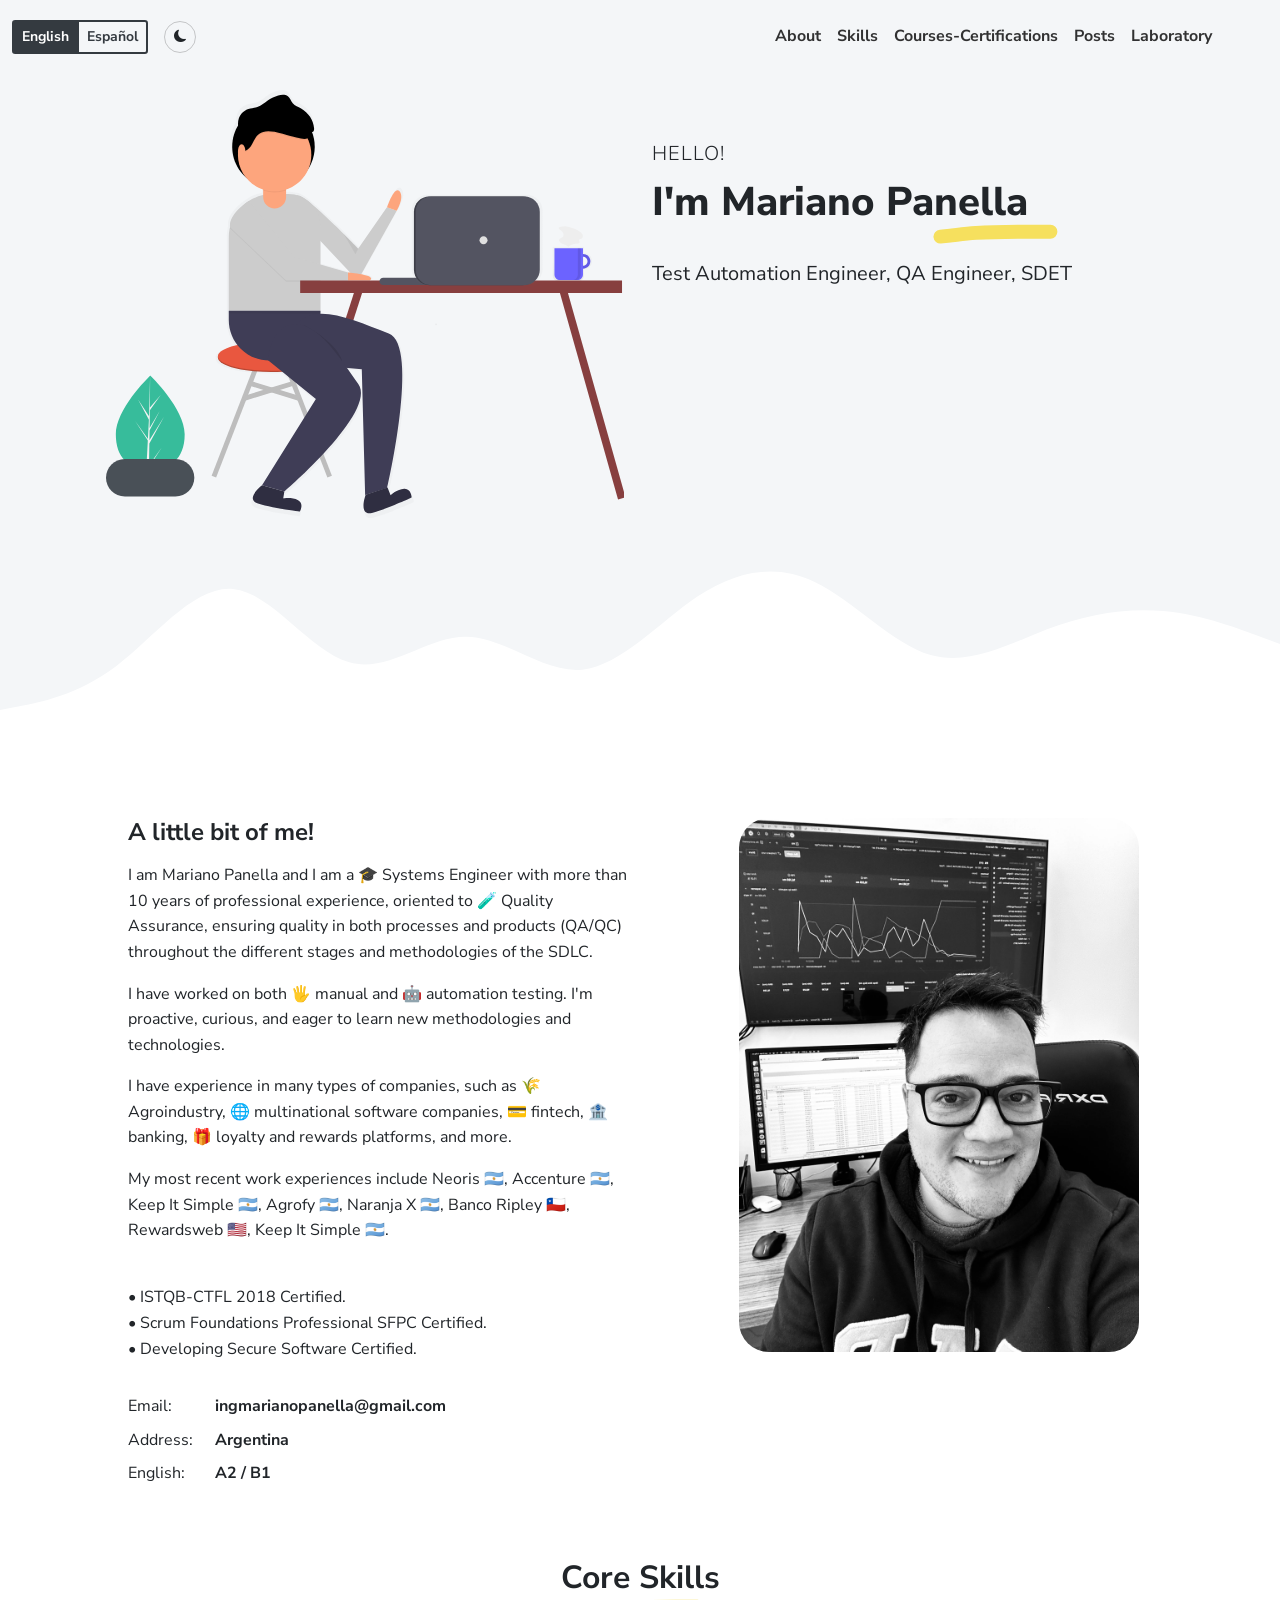
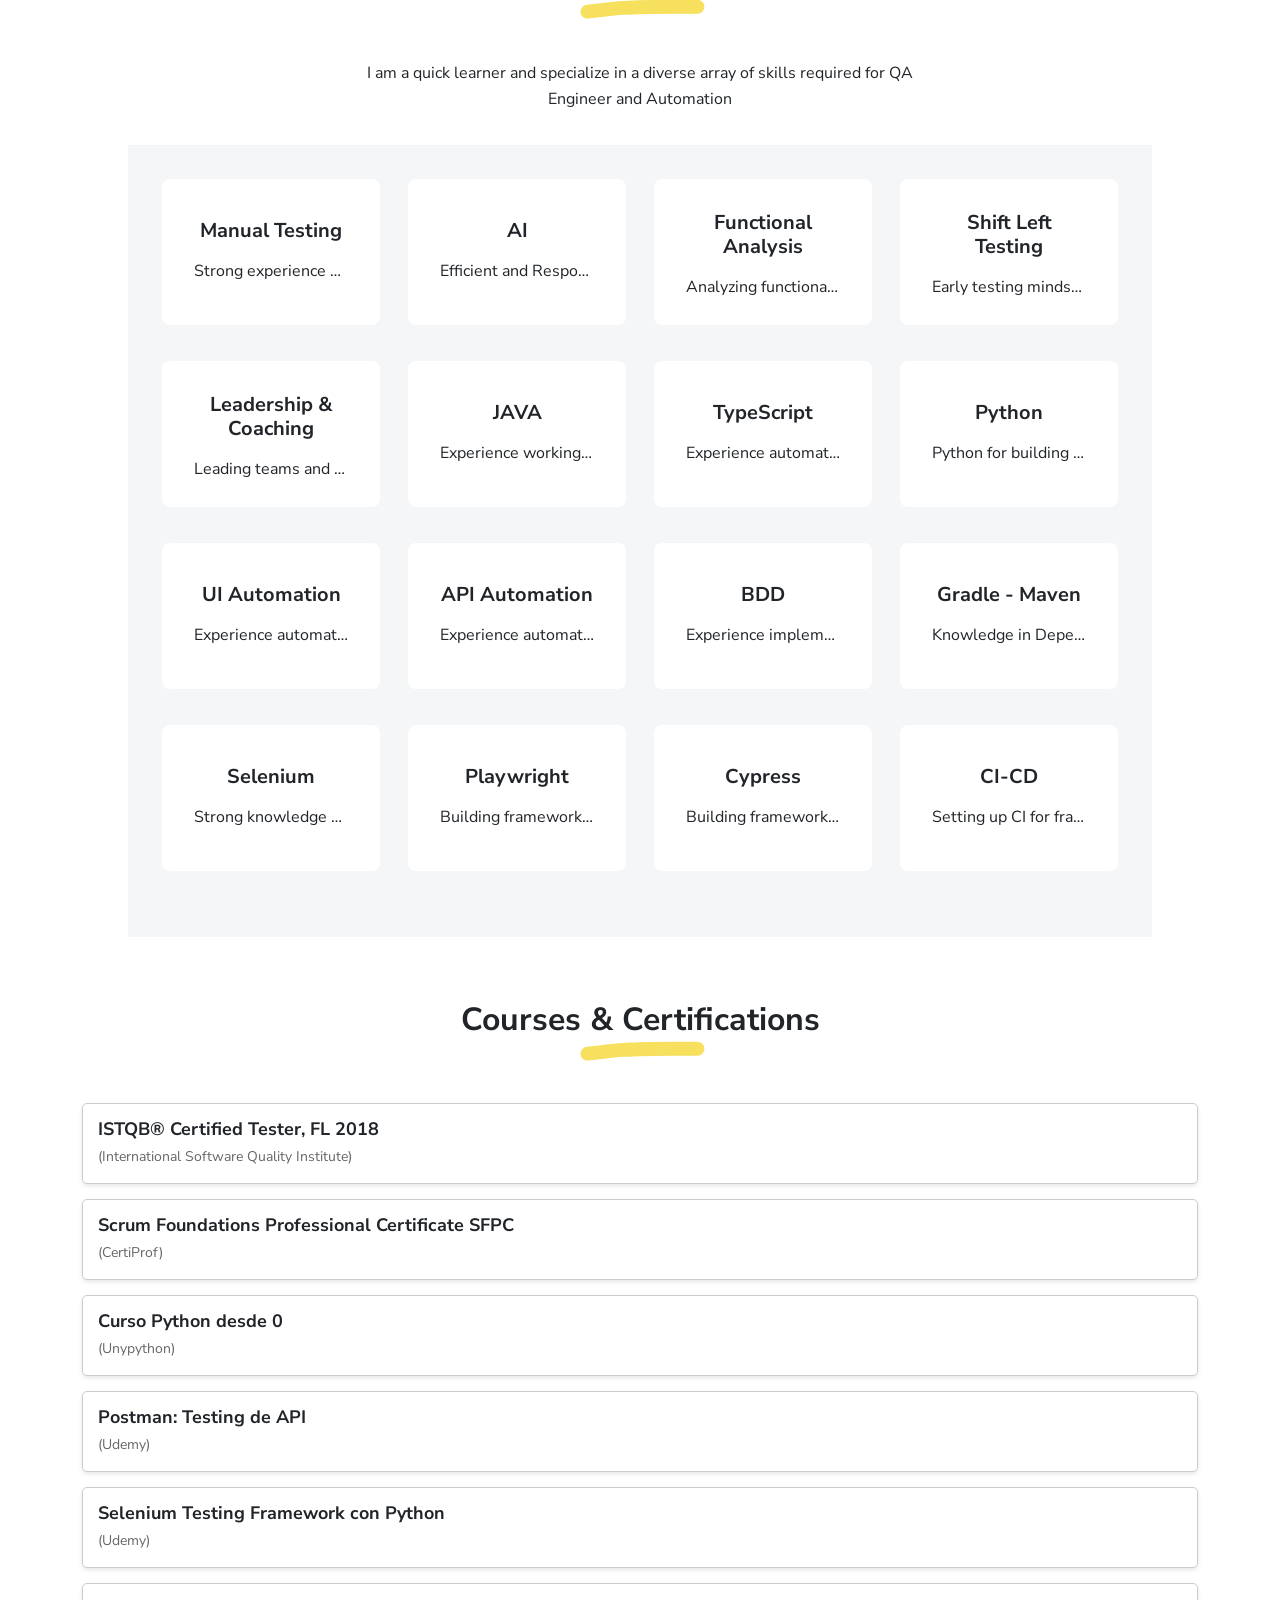
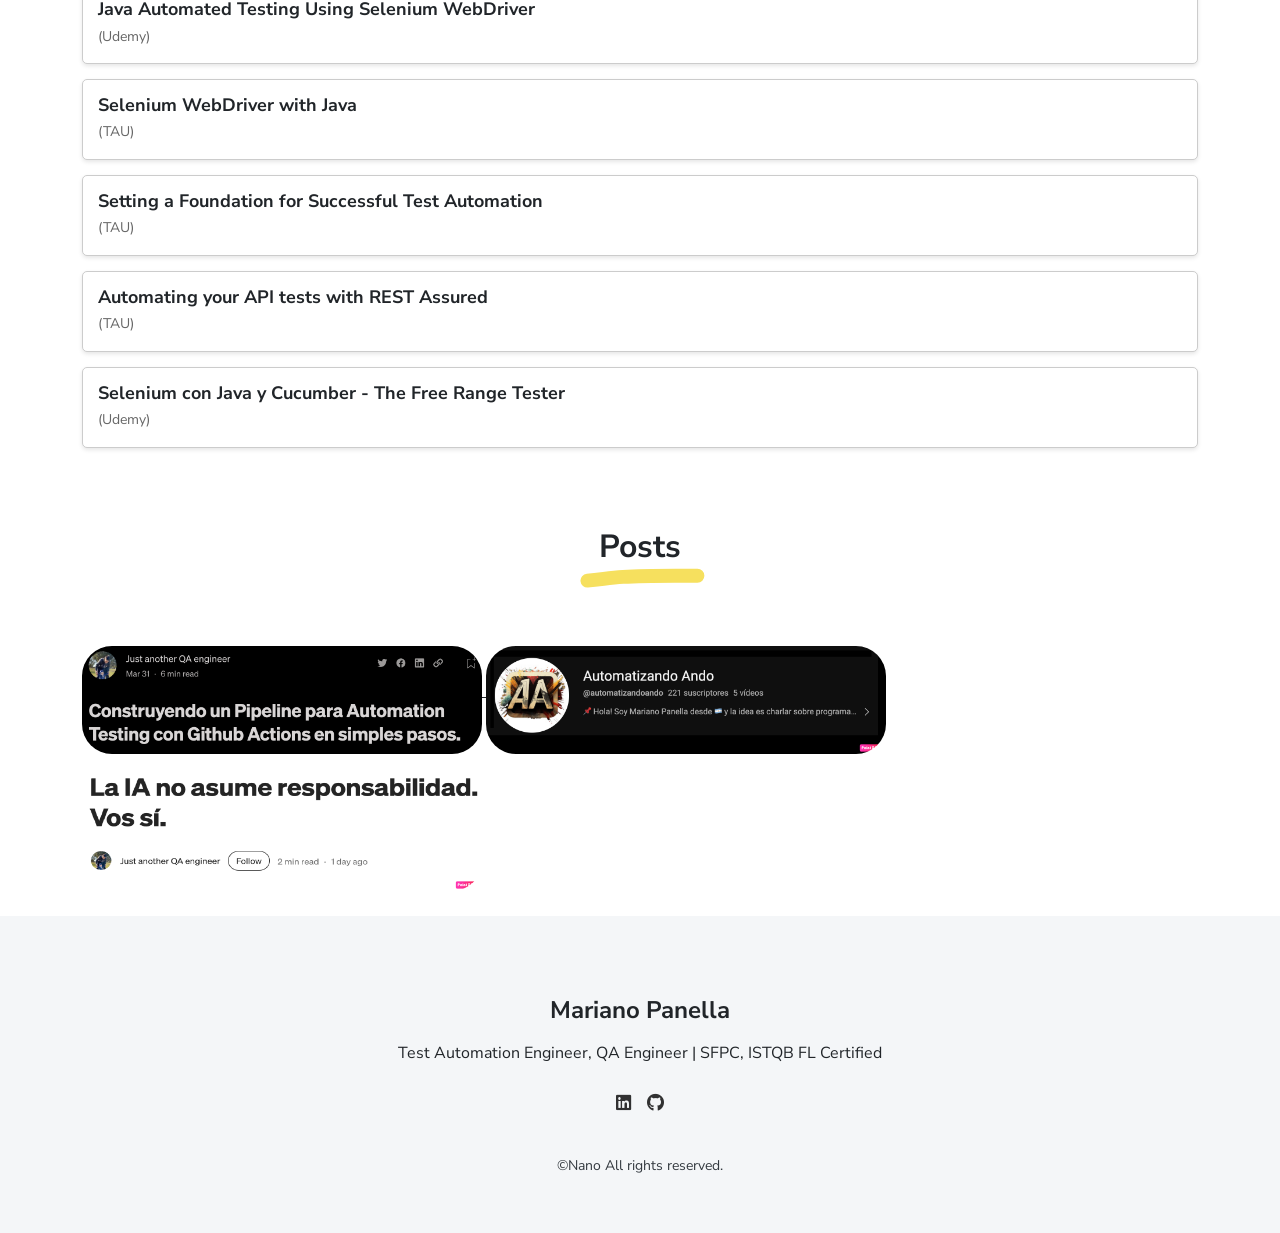
<file: index.html>
<!DOCTYPE html>
<html lang="en-US">
<head>
<!-- Google tag (gtag.js) -->
<script async="" src="https://www.googletagmanager.com/gtag/js?id=G-JTVSLCT677"></script>
<script>
  window.dataLayer = window.dataLayer || [];
  function gtag(){dataLayer.push(arguments);}
  gtag('js', new Date());
  gtag('config', 'G-JTVSLCT677');
</script>
<script>
  (function() {
    try {
      var t = localStorage.getItem('siteTheme') || 'light';
      document.documentElement.setAttribute('data-theme', t);
    } catch(e) {}
  })();
</script>
<meta charset="utf-8"/>
<meta content="IE=edge" http-equiv="X-UA-Compatible"/>
<meta content="width=device-width, initial-scale=1" name="viewport"/>
<title>Mariano Panella</title>
<link crossorigin="crossorigin" href="https://fonts.gstatic.com" rel="preconnect"/>
<link as="style" href="https://fonts.googleapis.com/css2?family=Nunito+Sans:wght@300;400;700;800&amp;display=swap" rel="preload"/>
<link href="https://fonts.googleapis.com/css2?family=Nunito+Sans:wght@300;400;700;800&amp;display=swap" media="print" onload="this.media='all'" rel="stylesheet"/>
<noscript>
<link href="https://fonts.googleapis.com/css2?family=Nunito+Sans:wght@300;400;700;800&amp;display=swap" rel="stylesheet"/>
</noscript>
<link href="./css/font-awesome/css/all.min.css?ver=1.2.0" rel="stylesheet"/>
<link href="./css/bootstrap-icons/bootstrap-icons.css?ver=1.2.0" rel="stylesheet"/>
<link href="./css/bootstrap.min.css?ver=1.2.0" rel="stylesheet"/>
<link href="./css/aos.css?ver=1.2.0" rel="stylesheet"/>
<link href="./css/main.css?ver=1.2.0" rel="stylesheet"/>
<noscript>
<style type="text/css">
        [data-aos] {
            opacity: 1 !important;
            transform: translate(0) scale(1) !important;
        }
      </style>
</noscript>
</head>
<body id="top">
<header class="bg-light">
<nav class="navbar navbar-expand-lg navbar-light bg-light" id="header-nav" role="navigation">
  <div class="container-fluid">

    <div class="d-flex align-items-center gap-2">
      <div class="btn-group btn-group-sm" role="group" aria-label="Language switch">
        <button class="btn btn-outline-secondary active" data-lang="en" type="button">English</button>
        <button class="btn btn-outline-secondary" data-lang="es" type="button">Español</button>
      </div>
      <button id="theme-toggle" aria-label="Toggle dark mode" title="Toggle dark mode">
        <i class="bi bi-moon-fill" id="theme-icon"></i>
      </button>
    </div>

    <button
      class="navbar-toggler"
      type="button"
      data-bs-toggle="collapse"
      data-bs-target="#navbarSupportedContent"
      aria-controls="navbarSupportedContent"
      aria-expanded="false"
      aria-label="Toggle navigation"
    >
      <span class="navbar-toggler-icon"></span>
    </button>

    <div class="collapse navbar-collapse justify-content-end" id="navbarSupportedContent">
      <ul class="navbar-nav ms-auto me-4">
        <li class="nav-item">
          <a class="nav-link" data-i18n="nav.about" href="#about">About</a>
        </li>
        <li class="nav-item">
          <a class="nav-link" data-i18n="nav.skills" href="#skills">Skills</a>
        </li>
        <li class="nav-item">
          <a class="nav-link" data-i18n="nav.courses" href="#portfolio">Courses-Certifications</a>
        </li>
        <li class="nav-item">
          <a class="nav-link" data-i18n="nav.posts" href="#Posts">Posts</a>
        </li>
        <li class="nav-item dropdown">
          <a class="nav-link lab-nav-link" href="#" id="labDropdown" role="button" data-bs-toggle="dropdown" aria-expanded="false" data-i18n="nav.lab">Laboratory</a>
          <ul class="dropdown-menu lab-dd-menu" aria-labelledby="labDropdown">
            <li><a class="dropdown-item" href="nanoinvaders.html">NANOINVADERS</a></li>
            <li><a class="dropdown-item" href="pqacman.html">PQACMAN</a></li>
          </ul>
        </li>
      </ul>
    </div>

  </div>
</nav>

</header>
<div class="page-content">
<div id="content">
<header>
<div class="cover bg-light">
<div class="container px-3">
<div class="row">
<div class="col-lg-6 p-2"><img alt="hello" class="img-fluid" src="images/illustrations/hello3.svg"/></div>
<div class="col-lg-6">
<div class="mt-5">
<p class="lead text-uppercase mb-1" data-i18n="hero.hello">Hello!</p>
<h1 class="intro-title marker" data-aos="fade-left" data-aos-delay="50" data-i18n="hero.name">I'm Mariano Panella</h1>
<p class="lead fw-normal mt-3" data-aos="fade-up" data-aos-delay="100">Test Automation Engineer, QA Engineer, SDET</p>
<div class="social-nav" data-aos="fade-up" data-aos-delay="200">
<nav role="navigation">
</nav>
</div>
</div>
</div>
</div>
</div>
</div>
<div class="wave-bg"></div>
</header>
<div class="section pt-4 px-3 px-lg-4" id="about">
<div class="container-narrow">
<div class="row">
<div class="col-md-6">
<h2 class="h4 my-2" data-i18n="section.about">A little bit of me!</h2>
<p data-i18n="about.p1">
I am Mariano Panella and I am a 🎓 Systems Engineer with more than 10 years of professional experience, oriented to 🧪 Quality Assurance,  ensuring quality in both processes and products (QA/QC) throughout the different stages and methodologies of the SDLC.
</p>
<p data-i18n="about.p2">
I have worked on both 🖐️ manual and 🤖 automation testing. I'm proactive, curious, and eager to learn new methodologies and technologies.
</p>
<p data-i18n="about.p3">
I have experience in many types of companies, such as 🌾 Agroindustry, 🌐 multinational software companies, 💳 fintech, 🏦 banking, 🎁 loyalty and rewards platforms, and more.
</p>
<p data-i18n="about.p4">My most recent work experiences include Neoris 🇦🇷, Accenture 🇦🇷, Keep It Simple 🇦🇷, Agrofy 🇦🇷, Naranja X 🇦🇷, Banco Ripley 🇨🇱, Rewardsweb 🇺🇸, Keep It Simple 🇦🇷.</p>
<br/>
          • ISTQB-CTFL 2018 Certified.<br/>
          • Scrum Foundations Professional SFPC Certified.<br/>
          • Developing Secure Software Certified.<br/>
<div class="row mt-3">
<div class="col-sm-2">
<div class="pb-1">Email:</div>
</div>
<div class="col-sm-10">
<div class="pb-1 fw-bolder">ingmarianopanella@gmail.com</div>
</div>
<div class="col-sm-2">
<div class="pb-1">Address:</div>
</div>
<div class="col-sm-10">
<div class="pb-1 fw-bolder">Argentina </div>
</div>
<div class="col-sm-2">
<div class="pb-1">English:</div>
</div>
<div class="col-sm-10">
<div class="pb-1 fw-bolder">A2 / B1 </div>
</div>
</div>
</div>
<div class="col-md-5 offset-md-1" data-aos="fade-left" data-aos-delay="100"><img alt="Mariano Panella" class="avatar img-fluid mt-2" height="400" src="images/avatar.jpg" width="400"/></div>
</div>
</div>
</div>
<div class="section px-3 px-lg-4 pt-5" id="skills">
<div class="container-narrow">
<div class="text-center mb-5">
<h2 class="marker marker-center" data-i18n="section.skills">Core Skills</h2>
</div>
<div class="text-center">
<p class="mx-auto mb-3" data-i18n="skills.core_desc" style="max-width:600px">I am a quick learner and specialize in a diverse array of skills required for QA Engineer and Automation</p>
</div>
<div class="bg-light p-3">
<div class="row">
<div class="col-md-3">
<div class="card mb-3 text-center" style="height: 150px;">
<div class="card-body d-flex flex-column justify-content-center">
<h5 class="card-title" data-i18n="skills.card1.title">Manual Testing</h5>
<p class="card-text" data-i18n="skills.card1.desc">Strong experience working in testing across FrontEnd, Backend</p>
</div>
</div>
</div>
<div class="col-md-3">
<div class="card mb-3 text-center" style="height: 150px;">
<div class="card-body d-flex flex-column justify-content-center">
<h5 class="card-title" data-i18n="skills.card2b.title">AI </h5>
<p class="card-text" data-i18n="skills.card2b.desc">Efficient and Responsible Management of AI</p>
</div>
</div>
</div>
<div class="col-md-3">
<div class="card mb-3 text-center" style="height: 150px;">
<div class="card-body d-flex flex-column justify-content-center">
<h5 class="card-title" data-i18n="skills.card2.title">Functional Analysis</h5>
<p class="card-text" data-i18n="skills.card2.desc">Analyzing functional and technical req</p>
</div>
</div>
</div>
<div class="col-md-3">
<div class="card mb-3 text-center" style="height: 150px;">
<div class="card-body d-flex flex-column justify-content-center">
<h5 class="card-title" data-i18n="skills.card3.title">Shift Left Testing</h5>
<p class="card-text" data-i18n="skills.card3.desc">Early testing mindset in SDLC</p>
</div>
</div>
</div>
<div class="col-md-3">
<div class="card mb-3 text-center" style="height: 150px;">
<div class="card-body d-flex flex-column justify-content-center">
<h5 class="card-title" data-i18n="skills.card4.title">Leadership &amp; Coaching</h5>
<p class="card-text" data-i18n="skills.card4.desc">Leading teams and coaching peers to improve team</p>
</div>
</div>
</div>
<div class="col-md-3">
<div class="card mb-3 text-center" style="height: 150px;">
<div class="card-body d-flex flex-column justify-content-center">
<h5 class="card-title" data-i18n="skills.card5.title">JAVA</h5>
<p class="card-text" data-i18n="skills.card5.desc">Experience working in Java and OOP to build tools or frameworks</p>
</div>
</div>
</div>
<div class="col-md-3">
<div class="card mb-3 text-center" style="height: 150px;">
<div class="card-body d-flex flex-column justify-content-center">
<h5 class="card-title" data-i18n="skills.card6.title">TypeScript</h5>
<p class="card-text" data-i18n="skills.card6.desc">Experience automating with TypeScript / JavaScript</p>
</div>
</div>
</div>
<div class="col-md-3">
<div class="card mb-3 text-center" style="height: 150px;">
<div class="card-body d-flex flex-column justify-content-center">
<h5 class="card-title" data-i18n="skills.card7.title">Python</h5>
<p class="card-text" data-i18n="skills.card7.desc">Python for building frameworks</p>
</div>
</div>
</div>
<div class="col-md-3">
<div class="card mb-3 text-center" style="height: 150px;">
<div class="card-body d-flex flex-column justify-content-center">
<h5 class="card-title" data-i18n="skills.card8.title">UI Automation</h5>
<p class="card-text" data-i18n="skills.card8.desc">Experience automating UI with different fwk and languages</p>
</div>
</div>
</div>
<div class="col-md-3">
<div class="card mb-3 text-center" style="height: 150px;">
<div class="card-body d-flex flex-column justify-content-center">
<h5 class="card-title" data-i18n="skills.card9.title">API Automation</h5>
<p class="card-text" data-i18n="skills.card9.desc">Experience automating BackEnd (Karate, Rest Assured)</p>
</div>
</div>
</div>
<div class="col-md-3">
<div class="card mb-3 text-center" style="height: 150px;">
<div class="card-body d-flex flex-column justify-content-center">
<h5 class="card-title" data-i18n="skills.card10.title">BDD</h5>
<p class="card-text" data-i18n="skills.card10.desc">Experience implementing BDD (Cucumber, Gherkin) </p>
</div>
</div>
</div>
<div class="col-md-3">
<div class="card mb-3 text-center" style="height: 150px;">
<div class="card-body d-flex flex-column justify-content-center">
<h5 class="card-title" data-i18n="skills.card11.title">Gradle - Maven</h5>
<p class="card-text" data-i18n="skills.card11.desc">Knowledge in Dependency Managers</p>
</div>
</div>
</div>
<div class="col-md-3">
<div class="card mb-3 text-center" style="height: 150px;">
<div class="card-body d-flex flex-column justify-content-center">
<h5 class="card-title" data-i18n="skills.card12.title">Selenium</h5>
<p class="card-text" data-i18n="skills.card12.desc">Strong knowledge of Selenium and related libraries(TestNG).</p>
</div>
</div>
</div>
<div class="col-md-3">
<div class="card mb-3 text-center" style="height: 150px;">
<div class="card-body d-flex flex-column justify-content-center">
<h5 class="card-title" data-i18n="skills.card13.title">Playwright</h5>
<p class="card-text" data-i18n="skills.card13.desc">Building frameworks from scratch with Playwright</p>
</div>
</div>
</div>
<div class="col-md-3">
<div class="card mb-3 text-center" style="height: 150px;">
<div class="card-body d-flex flex-column justify-content-center">
<h5 class="card-title" data-i18n="skills.card14.title">Cypress</h5>
<p class="card-text" data-i18n="skills.card14.desc">Building frameworks from scratch with Cypress</p>
</div>
</div>
</div>
<div class="col-md-3">
<div class="card mb-3 text-center" style="height: 150px;">
<div class="card-body d-flex flex-column justify-content-center">
<h5 class="card-title" data-i18n="skills.card15.title">CI-CD</h5>
<p class="card-text" data-i18n="skills.card15.desc">Setting up CI for frameworks with GitHub Actions or Jenkins</p>
</div>
</div>
</div>
</div>
</div>
</div>
</div>
<div class="section px-2 px-lg-4 pt-5" id="portfolio">
<div class="container">
<div class="text-center mb-5">
<h2 class="marker marker-center" data-i18n="section.courses">Courses &amp; Certifications</h2>
</div>
<div class="course-list">
<ul class="list-unstyled">
<li>
<div class="course-item">
<h3>ISTQB® Certified Tester, FL 2018</h3>
<p>(International Software Quality Institute)</p>
</div>
</li>
<li>
<div class="course-item">
<h3>Scrum Foundations Professional Certificate SFPC</h3>
<p>(CertiProf)</p>
</div>
</li>
<li>
<div class="course-item">
<h3>Curso Python desde 0</h3>
<p>(Unypython)</p>
</div>
</li>
<li>
<div class="course-item">
<h3>Postman: Testing de API</h3>
<p>(Udemy)</p>
</div>
</li>
<li>
<div class="course-item">
<h3>Selenium Testing Framework con Python</h3>
<p>(Udemy)</p>
</div>
</li>
<li>
<div class="course-item">
<h3>Java Automated Testing Using Selenium WebDriver</h3>
<p>(Udemy)</p>
</div>
</li>
<li>
<div class="course-item">
<h3>Selenium WebDriver with Java</h3>
<p>(TAU)</p>
</div>
</li>
<li>
<div class="course-item">
<h3>Setting a Foundation for Successful Test Automation</h3>
<p>(TAU)</p>
</div>
</li>
<li>
<div class="course-item">
<h3>Automating your API tests with REST Assured</h3>
<p>(TAU)</p>
</div>
</li>
<li>
<div class="course-item">
<h3>Selenium con Java y Cucumber - The Free Range Tester</h3>
<p>(Udemy)</p>
</div>
</li>
</ul>
</div>
</div>
</div>
<div class="section px-2 px-lg-4 pt-5" id="Posts">
<div class="container">
<div class="text-center mb-5">
<h2 class="marker marker-center" data-i18n="section.posts">Posts</h2>
<br/>
</div>
<a href="https://medium.com/@Mariano../construyendo-un-pipeline-para-automation-testing-con-github-actions-en-simples-pasos-39263656c767" title="Construyendo un Pipeline para Automation Testing con Github Actions en simples pasos.">
<img alt="Artículo: Construyendo un Pipeline para Automation Testing con Github Actions" class="avatar img-fluid mt-2" height="400" src="images/mmm.png" width="400"/>
</a>
<a href="https://www.youtube.com/@automatizandoando" title="Abriendo mi primer canal de Youtube!">
<img alt="Canal de YouTube: automatizandoando" class="avatar img-fluid mt-2" height="400" src="images/aaa.png" width="400"/>
</a>
<a href="https://medium.com/@Mariano../piloto-autom%C3%A1tico-768cee3ec5f9" title="La IA no asume responsabilidad. Vos sí.">
<img alt="Artículo: La IA no asume responsabilidad. Vos sí." class="avatar img-fluid mt-2" height="400" src="images/mmmia.png" width="400"/>
</a>
</div>
<br/>
</div>
</div>
<footer class="pt-4 pb-4 text-center bg-light">
<div class="container">
<div class="my-3">
<div class="h4">Mariano Panella</div>
<p data-i18n="footer.tagline">Test Automation Engineer, QA Engineer | SFPC, ISTQB FL Certified</p>
<div class="social-nav">
<nav role="navigation">
<ul class="nav justify-content-center">
<li class="nav-item"><a class="nav-link" href="https://www.linkedin.com/in/marianopanella88/" title="LinkedIn"><i class="fab fa-linkedin"></i><span class="menu-title sr-only">LinkedIn</span></a></li>
<li class="nav-item"><a class="nav-link" href="https://github.com/NanoRoss" title="Github"><i class="fab fa-github"></i><span class="menu-title sr-only"> Github</span></a></li>
</ul>
</nav>
</div>
</div>
<div class="text-small text-secondary">
<div class="mb-1" data-i18n="footer.rights">©Nano All rights reserved.</div>
</div>
</div></footer></div>
<div id="scrolltop"><a class="btn btn-secondary" href="#top"><span class="icon"><i class="fas fa-angle-up fa-x"></i></span></a></div>
<script src="./scripts/bootstrap.bundle.min.js?ver=1.2.0"></script>
<script src="./scripts/aos.min.js?ver=1.2.0"></script>
<script src="./scripts/main.js?ver=1.2.0"></script>
</body>
</html>
</file>
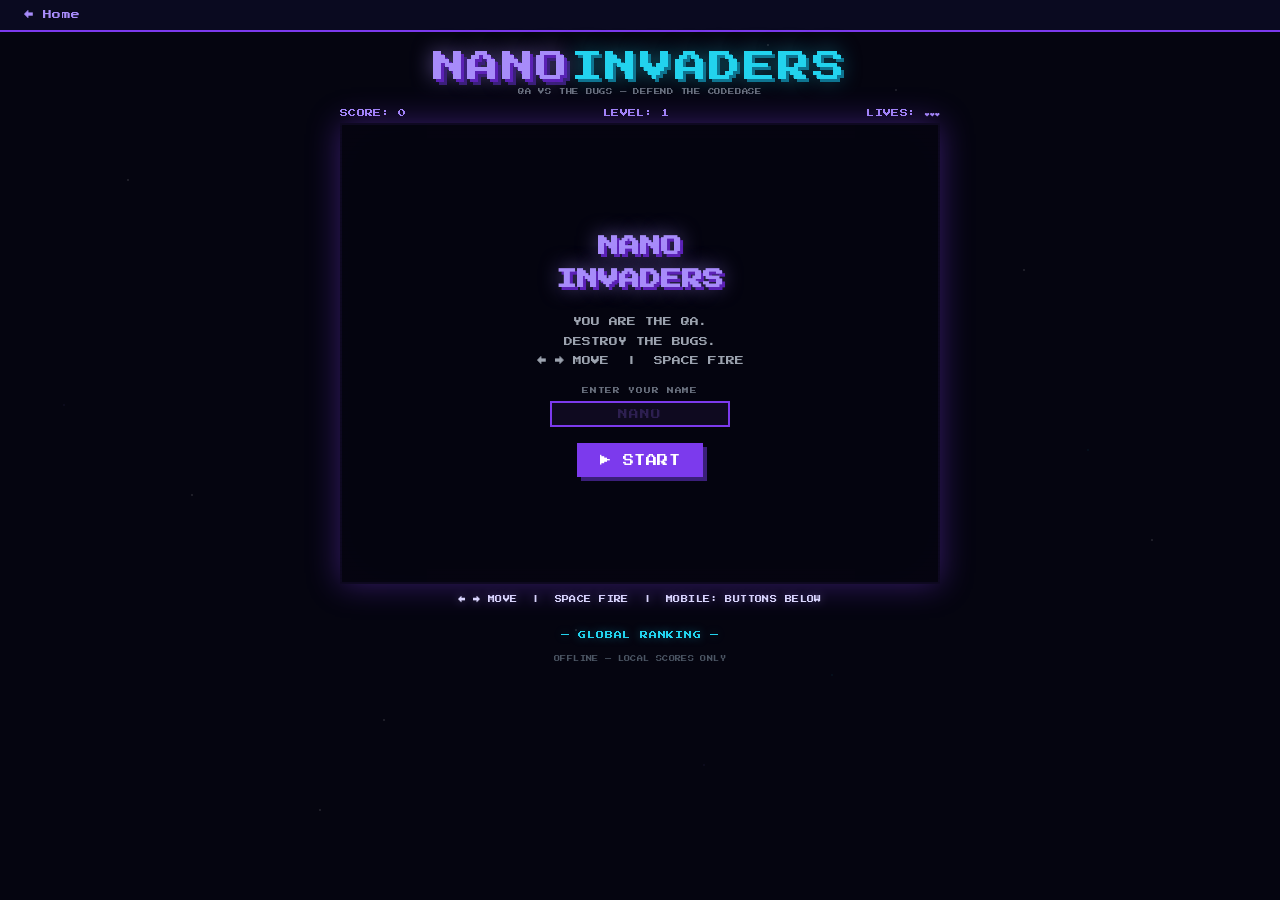
<file: nanoinvaders.html>
<!DOCTYPE html>
<html lang="en">
<head>
<meta charset="utf-8"/>
<meta name="viewport" content="width=device-width, initial-scale=1"/>
<title>NanoInvaders – QA vs Bugs</title>
<link rel="icon" href="favicon.ico"/>
<link href="https://fonts.googleapis.com/css2?family=Press+Start+2P&display=swap" rel="stylesheet"/>
<style>
  *, *::before, *::after { box-sizing: border-box; margin: 0; padding: 0; }

  body {
    background: #050510;
    color: #e0e0ff;
    font-family: 'Press Start 2P', monospace;
    display: flex;
    flex-direction: column;
    align-items: center;
    min-height: 100vh;
    overflow-x: hidden;
  }

  /* NAV */
  .top-nav {
    width: 100%;
    background: #0a0a20;
    border-bottom: 2px solid #7c3aed;
    display: flex;
    align-items: center;
    gap: 1.2rem;
    padding: 0.65rem 1.5rem;
  }

  .top-nav a {
    font-family: 'Press Start 2P', monospace;
    font-size: 0.55rem;
    color: #a78bfa;
    text-decoration: none;
    letter-spacing: 0.05em;
    transition: color 0.15s;
  }

  .top-nav a:hover { color: #fff; }


  /* LOGO */
  .game-header {
    margin: 1.2rem 0 0.4rem;
    text-align: center;
    user-select: none;
  }

  .pixel-logo {
    font-size: clamp(1rem, 4vw, 2rem);
    color: #a78bfa;
    text-shadow: 3px 3px 0 #5b21b6, 6px 6px 0 #3b1f7a, 0 0 20px rgba(167,139,250,0.6);
    letter-spacing: 0.08em;
  }

  .pixel-logo span { color: #22d3ee; text-shadow: 3px 3px 0 #0e7490, 0 0 20px rgba(34,211,238,0.5); }

  .tagline {
    font-size: 0.4rem;
    color: #6b7280;
    margin-top: 0.35rem;
    letter-spacing: 0.12em;
  }

  /* HUD */
  .hud {
    display: flex;
    justify-content: space-between;
    width: min(600px, 96vw);
    margin: 0.5rem auto 0.25rem;
    font-size: 0.5rem;
    color: #a78bfa;
    letter-spacing: 0.04em;
  }

  /* CANVAS */
  #gameCanvas {
    display: block;
    background: #050510;
    border: 2px solid #7c3aed;
    box-shadow: 0 0 30px rgba(124,58,237,0.4), inset 0 0 60px rgba(124,58,237,0.05);
    image-rendering: pixelated;
    width: min(600px, 96vw);
    height: auto;
    cursor: none;
    touch-action: none;
    user-select: none;
    -webkit-user-select: none;
  }

  .canvas-wrap {
    position: relative;
    width: min(600px, 96vw);
  }

  /* SCANLINES */
  .canvas-wrap::after {
    content: '';
    position: absolute;
    inset: 0;
    background: repeating-linear-gradient(to bottom, transparent 0px, transparent 3px, rgba(0,0,0,0.1) 3px, rgba(0,0,0,0.1) 4px);
    pointer-events: none;
  }

  /* OVERLAY */
  .overlay {
    position: absolute;
    inset: 0;
    background: rgba(5,5,16,0.92);
    display: flex;
    flex-direction: column;
    align-items: center;
    justify-content: center;
    gap: 1rem;
    z-index: 10;
    padding: 1rem;
  }

  .overlay h2 {
    font-size: clamp(0.75rem, 2.5vw, 1.3rem);
    color: #a78bfa;
    text-shadow: 3px 3px 0 #5b21b6, 0 0 20px rgba(167,139,250,0.6);
    text-align: center;
    line-height: 1.6;
  }

  .overlay p {
    font-size: clamp(0.38rem, 1.1vw, 0.55rem);
    color: #9ca3af;
    text-align: center;
    line-height: 2.2;
  }

  /* NAME INPUT */
  .name-wrap {
    display: flex;
    flex-direction: column;
    align-items: center;
    gap: 0.45rem;
  }

  .name-label {
    font-size: 0.42rem;
    color: #6b7280;
    letter-spacing: 0.1em;
  }

  .name-input {
    font-family: 'Press Start 2P', monospace;
    font-size: 0.6rem;
    background: #0f0a20;
    color: #22d3ee;
    border: 2px solid #7c3aed;
    padding: 0.4rem 0.8rem;
    text-align: center;
    outline: none;
    letter-spacing: 0.08em;
    width: 180px;
  }

  .name-input:focus { border-color: #a78bfa; }
  .name-input::placeholder { color: #2d1f50; }

  /* LEADERBOARD */
  .lb-wrap {
    width: 100%;
    max-width: 340px;
  }

  .lb-title {
    font-size: 0.42rem;
    color: #22d3ee;
    text-align: center;
    letter-spacing: 0.1em;
    margin-bottom: 0.4rem;
  }

  .lb-table {
    width: 100%;
    border-collapse: collapse;
    font-size: 0.38rem;
    color: #9ca3af;
  }

  .lb-table th {
    color: #a78bfa;
    padding: 0.15rem 0.4rem;
    text-align: left;
    border-bottom: 1px solid #2d1f50;
    letter-spacing: 0.05em;
  }

  .lb-table td { padding: 0.15rem 0.4rem; }
  .lb-table tr.current-run td { color: #22d3ee; }
  .lb-table tr:nth-child(odd) td { background: rgba(124,58,237,0.05); }

  /* ARCADE BUTTON */
  .btn-arcade {
    font-family: 'Press Start 2P', monospace;
    font-size: clamp(0.48rem, 1.4vw, 0.7rem);
    background: #7c3aed;
    color: #fff;
    border: none;
    padding: 0.7rem 1.4rem;
    cursor: pointer;
    box-shadow: 4px 4px 0 #3b1f7a;
    letter-spacing: 0.05em;
    transition: transform 0.1s, box-shadow 0.1s;
    flex-shrink: 0;
  }

  .btn-arcade:hover  { background: #6d28d9; }
  .btn-arcade:active { transform: translate(2px,2px); box-shadow: 2px 2px 0 #3b1f7a; }

  /* CONTROLS HINT */
  .controls-hint {
    font-size: 0.44rem;
    color: #e0e0ff;
    text-align: center;
    margin: 0.55rem 0 0.3rem;
    letter-spacing: 0.06em;
    line-height: 2;
    text-shadow: 0 0 8px rgba(167,139,250,0.4);
  }

  /* TOUCH CONTROLS */
  .mobile-touch-controls {
    display: none;
    gap: 1.2rem;
    margin: 0.6rem 0;
    justify-content: center;
    user-select: none;
    -webkit-user-select: none;
  }

  .touch-btn {
    font-family: 'Press Start 2P', monospace;
    font-size: 0.8rem;
    background: #1e1040;
    color: #a78bfa;
    border: 2px solid #7c3aed;
    width: 64px;
    height: 64px;
    cursor: pointer;
    border-radius: 4px;
    box-shadow: 3px 3px 0 #3b1f7a;
    transition: background 0.08s;
    display: flex;
    align-items: center;
    justify-content: center;
    user-select: none;
    -webkit-user-select: none;
    -webkit-touch-callout: none;
    -webkit-tap-highlight-color: transparent;
    touch-action: manipulation;
    outline: none;
  }

  .touch-btn:active,
  .touch-btn.pressed { background: #3b1f7a; box-shadow: 1px 1px 0 #3b1f7a; transform: translate(2px,2px); }

  @media (max-width: 640px) {
    .mobile-touch-controls { display: flex; }
  }

  /* GLOBAL RANKING */
  .global-ranking {
    width: min(600px, 96vw);
    margin: 1.2rem auto 2rem;
    font-family: 'Press Start 2P', monospace;
  }

  .gr-title {
    font-size: 0.5rem;
    color: #22d3ee;
    text-align: center;
    letter-spacing: 0.1em;
    margin-bottom: 0.6rem;
    text-shadow: 0 0 10px rgba(34,211,238,0.4);
  }

  .gr-status {
    font-size: 0.38rem;
    color: #4b5563;
    text-align: center;
    letter-spacing: 0.06em;
    padding: 0.5rem 0;
  }

  .gr-table {
    width: 100%;
    border-collapse: collapse;
    font-size: 0.46rem;
    color: #ffffff;
  }

  .gr-table th {
    color: #a78bfa;
    padding: 0.2rem 0.5rem;
    text-align: left;
    border-bottom: 1px solid #2d1f50;
    letter-spacing: 0.05em;
  }

  .gr-table td { padding: 0.18rem 0.5rem; color: #ffffff; }
  .gr-table tr.gr-current td { color: #22d3ee; }
  .gr-table tr:nth-child(odd) td { background: rgba(124,58,237,0.05); }

  /* STARS */
  .stars {
    position: fixed;
    inset: 0;
    z-index: -1;
    pointer-events: none;
  }

  .stars::before, .stars::after {
    content: '';
    position: absolute;
    inset: 0;
    background-image:
      radial-gradient(1px 1px at 10% 20%, #fff 0%, transparent 100%),
      radial-gradient(1px 1px at 30% 80%, #fff 0%, transparent 100%),
      radial-gradient(1px 1px at 50% 40%, #fff 0%, transparent 100%),
      radial-gradient(1px 1px at 70% 10%, #fff 0%, transparent 100%),
      radial-gradient(1px 1px at 90% 60%, #fff 0%, transparent 100%),
      radial-gradient(1px 1px at 15% 55%, #fff 0%, transparent 100%),
      radial-gradient(1px 1px at 45% 70%, #fff 0%, transparent 100%),
      radial-gradient(1px 1px at 80% 30%, #fff 0%, transparent 100%),
      radial-gradient(1px 1px at 25% 90%, #fff 0%, transparent 100%),
      radial-gradient(1px 1px at 60%  5%, #fff 0%, transparent 100%);
    opacity: 0.35;
  }

  .stars::after {
    opacity: 0.18;
    background-image:
      radial-gradient(1px 1px at  5% 45%, #a78bfa 0%, transparent 100%),
      radial-gradient(1px 1px at 35% 25%, #a78bfa 0%, transparent 100%),
      radial-gradient(1px 1px at 65% 75%, #22d3ee 0%, transparent 100%),
      radial-gradient(1px 1px at 85% 50%, #22d3ee 0%, transparent 100%),
      radial-gradient(1px 1px at 55% 85%, #a78bfa 0%, transparent 100%);
  }
</style>
</head>
<body>

<div class="stars"></div>

<!-- NAV -->
<nav class="top-nav">
  <a href="index.html">← Home</a>
</nav>

<!-- LOGO -->
<div class="game-header">
  <div class="pixel-logo">NANO<span>INVADERS</span></div>
  <div class="tagline">QA VS THE BUGS — DEFEND THE CODEBASE</div>
</div>

<!-- HUD -->
<div class="hud">
  <span>SCORE: <span id="scoreDisplay">0</span></span>
  <span>LEVEL: <span id="levelDisplay">1</span></span>
  <span>LIVES: <span id="livesDisplay">❤️❤️❤️</span></span>
</div>

<!-- CANVAS -->
<div class="canvas-wrap">
  <canvas id="gameCanvas" width="600" height="460"></canvas>

  <!-- START OVERLAY -->
  <div class="overlay" id="startOverlay">
    <h2>NANO<br>INVADERS</h2>
    <p>YOU ARE THE QA.<br>DESTROY THE BUGS.<br>← → MOVE &nbsp;|&nbsp; SPACE FIRE</p>
    <div class="name-wrap">
      <span class="name-label">ENTER YOUR NAME</span>
      <input type="text" id="playerName" class="name-input" maxlength="12" placeholder="NANO" autocomplete="off" spellcheck="false"/>
    </div>
    <button class="btn-arcade" id="startBtn">▶ START</button>
  </div>

  <!-- GAMEOVER OVERLAY -->
  <div class="overlay" id="gameoverOverlay" style="display:none;">
    <h2 id="gameoverTitle">GAME OVER</h2>
    <p id="gameoverMsg">BUGS REACHED THE CODE.</p>
    <p style="color:#22d3ee;">SCORE: <span id="finalScore">0</span></p>
    <div class="lb-wrap">
      <div class="lb-title">— TOP SCORES —</div>
      <table class="lb-table">
        <thead><tr><th>#</th><th>NAME</th><th>SCORE</th><th>LVL</th></tr></thead>
        <tbody id="lbBody"></tbody>
      </table>
    </div>
    <button class="btn-arcade" id="restartBtn">↺ PLAY AGAIN</button>
  </div>
</div>

<!-- CONTROLS -->
<p class="controls-hint">← → MOVE &nbsp;|&nbsp; SPACE FIRE &nbsp;|&nbsp; MOBILE: BUTTONS BELOW</p>

<!-- TOUCH CONTROLS -->
<div class="mobile-touch-controls">
  <button class="touch-btn" id="touchLeft">◄</button>
  <button class="touch-btn" id="touchFire">■</button>
  <button class="touch-btn" id="touchRight">►</button>
</div>

<!-- GLOBAL RANKING -->
<div class="global-ranking" id="globalRanking">
  <div class="gr-title">— GLOBAL RANKING —</div>
  <div class="gr-status" id="grStatus">LOADING...</div>
  <table class="gr-table" id="grTable" style="display:none;">
    <thead><tr><th>#</th><th>NAME</th><th>SCORE</th><th>DATE</th></tr></thead>
    <tbody id="grBody"></tbody>
  </table>
</div>

<script>
(function () {
  "use strict";

  // ── CANVAS ────────────────────────────────────────────────
  const canvas = document.getElementById('gameCanvas');
  const ctx    = canvas.getContext('2d');
  const W = canvas.width, H = canvas.height;

  // ── AUDIO ─────────────────────────────────────────────────
  let audioCtx = null;

  function getACtx() {
    if (!audioCtx) audioCtx = new (window.AudioContext || window.webkitAudioContext)();
    return audioCtx;
  }

  function tone(freq, type, dur, vol, freqEnd) {
    try {
      const ac = getACtx();
      const osc = ac.createOscillator();
      const gain = ac.createGain();
      osc.connect(gain);
      gain.connect(ac.destination);
      osc.type = type;
      osc.frequency.setValueAtTime(freq, ac.currentTime);
      if (freqEnd != null) osc.frequency.exponentialRampToValueAtTime(freqEnd, ac.currentTime + dur);
      gain.gain.setValueAtTime(vol, ac.currentTime);
      gain.gain.exponentialRampToValueAtTime(0.0001, ac.currentTime + dur);
      osc.start(ac.currentTime);
      osc.stop(ac.currentTime + dur);
    } catch(e) {}
  }

  const sfx = {
    shoot:    () => tone(660, 'square', 0.07, 0.18, 330),
    kill:     () => { tone(440,'square',0.05,0.25); setTimeout(()=>tone(220,'square',0.08,0.2),55); setTimeout(()=>tone(110,'sawtooth',0.1,0.15),120); },
    hit:      () => tone(80, 'sawtooth', 0.25, 0.35, 40),
    levelUp:  () => [523,659,784,1047].forEach((f,i)=>setTimeout(()=>tone(f,'square',0.1,0.22),i*90)),
    gameOver: () => [440,330,220,110].forEach((f,i)=>setTimeout(()=>tone(f,'sawtooth',0.18,0.28),i*180)),
  };

  // ── JSONBIN ───────────────────────────────────────────────
  const JB_URL = 'https://api.jsonbin.io/v3/b/69cf2aedaaba882197bd963f';
  const JB_KEY = '$2a$10$V/WkLiRZduyU3.eqNF73b.vqmiHXuOHcam24/oYg5ftIEUTkaG0Ym'; // No te lo robes porfis
  const JB_MAX = 20;

  async function jbGet() {
    const res = await fetch(JB_URL, { headers: { 'X-Master-Key': JB_KEY } });
    if (!res.ok) throw new Error('GET ' + res.status);
    const data = await res.json();
    return Array.isArray(data.record?.scores) ? data.record.scores : [];
  }

  async function jbPut(scores) {
    const res = await fetch(JB_URL, {
      method: 'PUT',
      headers: { 'Content-Type': 'application/json', 'X-Master-Key': JB_KEY },
      body: JSON.stringify({ scores })
    });
    if (!res.ok) throw new Error('PUT ' + res.status);
  }

  async function submitScore(name, scoreVal, date) {
    try {
      const scores = await jbGet();
      // Unique name: one entry per player, keep best score
      const idx = scores.findIndex(s => s.name.toUpperCase() === name.toUpperCase());
      if (idx !== -1 && scoreVal <= scores[idx].score) {
        // existing record is better: skip PUT, just render current ranking
        renderOverlayLb(scores, scores[idx].name, scores[idx].score);
        renderGlobalRanking(scores, scores[idx].name, scores[idx].score);
        return;
      }
      if (idx !== -1) scores.splice(idx, 1);
      scores.push({ name, score: scoreVal, date });
      scores.sort((a, b) => b.score - a.score);
      if (scores.length > JB_MAX) scores.splice(JB_MAX);
      await jbPut(scores);
      renderOverlayLb(scores, name, scoreVal);
      renderGlobalRanking(scores, name, scoreVal);
    } catch(e) {
      document.getElementById('grStatus').textContent = 'OFFLINE — CONNECTION ERROR';
      document.getElementById('lbBody').innerHTML = '<tr><td colspan="4" style="text-align:center;color:#ef4444;padding:.4rem">CONNECTION ERROR</td></tr>';
    }
  }

  async function loadGlobalRanking() {
    try {
      const scores = await jbGet();
      renderGlobalRanking(scores, null, null);
    } catch(e) {
      document.getElementById('grStatus').textContent = 'OFFLINE — LOCAL SCORES ONLY';
    }
  }

  function renderGlobalRanking(scores, currentName, currentScore) {
    const status = document.getElementById('grStatus');
    const table  = document.getElementById('grTable');
    const tbody  = document.getElementById('grBody');
    if (!scores || !scores.length) {
      status.textContent = 'NO SCORES YET — BE THE FIRST!';
      table.style.display = 'none';
      return;
    }
    status.textContent = '';
    table.style.display = 'table';
    tbody.innerHTML = '';
    scores.forEach((s, i) => {
      const tr = document.createElement('tr');
      if (currentName && s.name === currentName && s.score === currentScore) tr.className = 'gr-current';
      tr.innerHTML = `<td>${i + 1}</td><td>${s.name || '???'}</td><td>${s.score}</td><td>${s.date || ''}</td>`;
      tbody.appendChild(tr);
    });
  }

  // ── OVERLAY LEADERBOARD (from API) ───────────────────────
  function renderOverlayLb(scores, currentName, currentScore) {
    const tbody = document.getElementById('lbBody');
    tbody.innerHTML = '';
    if (!scores || !scores.length) {
      tbody.innerHTML = '<tr><td colspan="4" style="text-align:center;color:#3b1f7a;padding:.3rem">— NO RECORDS —</td></tr>';
      return;
    }
    scores.forEach((entry, i) => {
      const tr = document.createElement('tr');
      if (entry.name === currentName && entry.score === currentScore) tr.className = 'current-run';
      tr.innerHTML = `<td>${i+1}</td><td>${entry.name || '???'}</td><td>${entry.score}</td><td>${entry.date || ''}</td>`;
      tbody.appendChild(tr);
    });
  }

  // ── CONFIG ────────────────────────────────────────────────
  const PLAYER_SPEED   = 5;
  const BULLET_SPEED   = 8;
  const ENEMY_ROWS     = 4;
  const ENEMY_COLS     = 10;
  const ENEMY_W        = 44;
  const ENEMY_H        = 32;
  const ENEMY_PAD_X    = 6;
  const ENEMY_PAD_Y    = 8;
  const ENEMY_START_Y  = 50;
  const PLAYER_W       = 50;
  const PLAYER_H       = 36;
  const BULLET_W       = 8;
  const BULLET_H       = 14;
  const SHOOT_COOLDOWN = 350;

  const ENEMY_TYPES = [
    { char: '🐛', color: '#ef4444' },
    { char: '🐞', color: '#f97316' },
    { char: '💀', color: '#a855f7' },
    { char: '⚠️', color: '#eab308' },
  ];

  const PIXEL_FONT = "'Press Start 2P', monospace";

  // ── STATE ─────────────────────────────────────────────────
  let state, score, lives, level, enemies, bullets, enemyBullets,
      player, keys, enemyDir, enemyMoveTimer, enemyMoveInterval,
      lastShot, animFrame, enemyShootTimer, bitsToggle, playerName;

  // ── INIT ──────────────────────────────────────────────────
  function init() {
    score  = 0;
    lives  = 3;
    level  = 1;
    bitsToggle       = 0;
    enemyDir         = 1;
    enemyMoveInterval = 800;
    enemyMoveTimer   = 0;
    enemyShootTimer  = 0;
    lastShot         = 0;
    keys             = {};
    player = { x: W/2 - PLAYER_W/2, y: H - PLAYER_H - 12, w: PLAYER_W, h: PLAYER_H };
    bullets      = [];
    enemyBullets = [];
    enemies      = buildEnemies();
    updateHUD();
  }

  function buildEnemies() {
    const grid = [];
    const totalW = ENEMY_COLS * (ENEMY_W + ENEMY_PAD_X) - ENEMY_PAD_X;
    const startX = (W - totalW) / 2;
    for (let r = 0; r < ENEMY_ROWS; r++)
      for (let c = 0; c < ENEMY_COLS; c++)
        grid.push({ x: startX + c*(ENEMY_W+ENEMY_PAD_X), y: ENEMY_START_Y + r*(ENEMY_H+ENEMY_PAD_Y), w: ENEMY_W, h: ENEMY_H, alive: true, type: ENEMY_TYPES[r % ENEMY_TYPES.length] });
    return grid;
  }

  // ── DRAW ──────────────────────────────────────────────────
  function drawBg() {
    ctx.clearRect(0, 0, W, H);
    ctx.strokeStyle = 'rgba(124,58,237,0.06)';
    ctx.lineWidth = 1;
    for (let x = 0; x < W; x += 30) { ctx.beginPath(); ctx.moveTo(x,0); ctx.lineTo(x,H); ctx.stroke(); }
    for (let y = 0; y < H; y += 30) { ctx.beginPath(); ctx.moveTo(0,y); ctx.lineTo(W,y); ctx.stroke(); }
    ctx.strokeStyle = 'rgba(124,58,237,0.3)';
    ctx.lineWidth = 2;
    ctx.beginPath(); ctx.moveTo(0,H-8); ctx.lineTo(W,H-8); ctx.stroke();
  }

  function drawPlayer() {
    const { x: px, y: py, w: pw } = player;
    ctx.shadowBlur = 12; ctx.shadowColor = '#7c3aed';
    ctx.fillStyle = '#a78bfa';
    ctx.fillRect(px+pw/2-3, py+22, 6, 14);
    ctx.beginPath(); ctx.arc(px+pw/2, py+14, 13, 0, Math.PI*2);
    ctx.fillStyle = '#1e1040'; ctx.fill();
    ctx.strokeStyle = '#a78bfa'; ctx.lineWidth = 3; ctx.stroke();
    ctx.shadowBlur = 0;
    ctx.fillStyle = '#22d3ee'; ctx.font = `bold 8px ${PIXEL_FONT}`;
    ctx.textAlign = 'center'; ctx.textBaseline = 'middle';
    ctx.fillText('QA', px+pw/2, py+14);
    ctx.shadowBlur = 8; ctx.shadowColor = '#7c3aed'; ctx.fillStyle = '#6d28d9';
    ctx.beginPath(); ctx.moveTo(px+pw/2-13,py+22); ctx.lineTo(px+pw/2-24,py+32); ctx.lineTo(px+pw/2-5,py+28); ctx.closePath(); ctx.fill();
    ctx.beginPath(); ctx.moveTo(px+pw/2+13,py+22); ctx.lineTo(px+pw/2+24,py+32); ctx.lineTo(px+pw/2+5,py+28);  ctx.closePath(); ctx.fill();
    ctx.shadowBlur = 0; ctx.textAlign = 'left'; ctx.textBaseline = 'alphabetic';
  }

  function drawBullets() {
    bullets.forEach(b => {
      ctx.shadowBlur = 10; ctx.shadowColor = '#22d3ee'; ctx.fillStyle = '#22d3ee';
      ctx.font = `bold 11px ${PIXEL_FONT}`; ctx.textAlign = 'center';
      ctx.fillText(b.bit ? '1' : '0', b.x+BULLET_W/2, b.y);
      ctx.shadowBlur = 0;
    });
    ctx.textAlign = 'left';
  }

  function drawEnemyBullets() {
    enemyBullets.forEach(b => {
      ctx.shadowBlur = 8; ctx.shadowColor = '#ef4444'; ctx.fillStyle = '#ef4444';
      ctx.fillRect(b.x, b.y, 4, 10); ctx.shadowBlur = 0;
    });
  }

  function drawEnemies() {
    enemies.filter(e=>e.alive).forEach(e => {
      ctx.font = `${ENEMY_H-8}px serif`; ctx.textAlign = 'center'; ctx.textBaseline = 'middle';
      ctx.shadowBlur = 8; ctx.shadowColor = e.type.color;
      ctx.fillText(e.type.char, e.x+e.w/2, e.y+e.h/2);
      ctx.shadowBlur = 0;
    });
    ctx.textAlign = 'left'; ctx.textBaseline = 'alphabetic';
  }

  // ── COLLISION ─────────────────────────────────────────────
  function overlap(ax,ay,aw,ah,bx,by,bw,bh) {
    return ax<bx+bw && ax+aw>bx && ay<by+bh && ay+ah>by;
  }

  // ── UPDATE ────────────────────────────────────────────────
  let lastTime = 0;

  function update(ts) {
    const dt = ts - lastTime; lastTime = ts;
    if (state !== 'playing') return;

    if (keys['ArrowLeft']  || keys['touchLeft'])  player.x -= PLAYER_SPEED;
    if (keys['ArrowRight'] || keys['touchRight']) player.x += PLAYER_SPEED;
    player.x = Math.max(0, Math.min(W - player.w, player.x));

    if ((keys[' '] || keys['touchFire']) && ts - lastShot > SHOOT_COOLDOWN) {
      lastShot = ts; bitsToggle = 1 - bitsToggle;
      bullets.push({ x: player.x+player.w/2-BULLET_W/2, y: player.y, bit: bitsToggle });
      sfx.shoot();
    }

    bullets = bullets.filter(b => b.y > -BULLET_H);
    bullets.forEach(b => b.y -= BULLET_SPEED);

    enemyBullets = enemyBullets.filter(b => b.y < H);
    enemyBullets.forEach(b => b.y += 4);

    enemyMoveTimer += dt;
    if (enemyMoveTimer >= enemyMoveInterval) { enemyMoveTimer = 0; moveEnemies(); }

    enemyShootTimer += dt;
    const shootInt = Math.max(500, 1800 - level * 180);
    if (enemyShootTimer >= shootInt) {
      enemyShootTimer = 0;
      const alive = enemies.filter(e=>e.alive);
      if (alive.length) {
        const s = alive[Math.floor(Math.random()*alive.length)];
        enemyBullets.push({ x: s.x+s.w/2-2, y: s.y+s.h });
      }
    }

    bullets = bullets.filter(b => {
      for (let e of enemies) {
        if (!e.alive) continue;
        if (overlap(b.x, b.y, BULLET_W, BULLET_H, e.x, e.y, e.w, e.h)) {
          e.alive = false; score += 10 * level; updateHUD(); sfx.kill(); return false;
        }
      }
      return true;
    });

    enemyBullets = enemyBullets.filter(b => {
      if (overlap(b.x, b.y, 4, 10, player.x, player.y, player.w, player.h)) {
        lives--; updateHUD(); sfx.hit();
        if (lives <= 0) { gameOver(false); } return false;
      }
      return true;
    });

    const alive = enemies.filter(e=>e.alive);
    if (alive.some(e => e.y+e.h >= H-8)) { gameOver(false); return; }

    if (alive.length === 0) {
      level++; enemyMoveInterval = Math.max(100, 800 - level*80);
      enemies = buildEnemies(); bullets = []; enemyBullets = [];
      updateHUD(); sfx.levelUp();
    }
  }

  function moveEnemies() {
    let hit = false;
    enemies.forEach(e => {
      if (!e.alive) return;
      e.x += enemyDir * (18 + level*2);
      if (e.x+e.w > W-4 || e.x < 4) hit = true;
    });
    if (hit) { enemyDir *= -1; enemies.forEach(e => { if (e.alive) e.y += 16; }); }
  }

  // ── GAME FLOW ─────────────────────────────────────────────
  function startGame() {
    playerName = (document.getElementById('playerName').value.trim().toUpperCase() || 'ANON').slice(0, 12);
    try { localStorage.setItem('nanoinvaders_name', playerName); } catch(e) {}
    document.getElementById('startOverlay').style.display = 'none';
    document.getElementById('gameoverOverlay').style.display = 'none';
    state = 'playing';
    init();
    lastTime = performance.now();
    loop(lastTime);
  }

  function gameOver(won) {
    state = 'over'; // loop auto-stops via state check
    if (!won) sfx.gameOver();
    const today = new Date().toLocaleDateString('en-CA');
    document.getElementById('gameoverTitle').textContent = won ? 'YOU WIN!' : 'GAME OVER';
    document.getElementById('gameoverMsg').textContent   = won ? 'ALL BUGS ELIMINATED.' : 'BUGS REACHED THE CODE.';
    document.getElementById('finalScore').textContent    = score;
    document.getElementById('lbBody').innerHTML = '<tr><td colspan="4" style="text-align:center;color:#a78bfa;padding:.4rem;letter-spacing:.06em">SAVING...</td></tr>';
    document.getElementById('gameoverOverlay').style.display = 'flex';
    submitScore(playerName, score, today);
  }

  function loop(ts) {
    update(ts);
    drawBg(); drawEnemies(); drawBullets(); drawEnemyBullets(); drawPlayer();
    if (state === 'playing') animFrame = requestAnimationFrame(loop);
  }

  // ── HUD ───────────────────────────────────────────────────
  function updateHUD() {
    document.getElementById('scoreDisplay').textContent = score;
    document.getElementById('levelDisplay').textContent = level;
    document.getElementById('livesDisplay').textContent = '❤️'.repeat(Math.max(0, lives));
  }

  // ── INPUT ─────────────────────────────────────────────────
  document.addEventListener('keydown', e => {
    keys[e.key] = true;
    if ([' ','ArrowLeft','ArrowRight'].includes(e.key)) e.preventDefault();
  });
  document.addEventListener('keyup', e => { keys[e.key] = false; });

  function bindTouch(id, key) {
    const btn = document.getElementById(id);
    if (!btn) return;
    const press = e => { e.preventDefault(); keys[key] = true;  btn.classList.add('pressed'); };
    const release = e => { e.preventDefault(); keys[key] = false; btn.classList.remove('pressed'); };
    btn.addEventListener('pointerdown',   press);
    btn.addEventListener('pointerup',     release);
    btn.addEventListener('pointerleave',  release);
    btn.addEventListener('pointercancel', release);
    btn.addEventListener('contextmenu',   e => e.preventDefault());
  }
  bindTouch('touchLeft',  'touchLeft');
  bindTouch('touchRight', 'touchRight');
  bindTouch('touchFire',  'touchFire');

  document.getElementById('startBtn').addEventListener('click', startGame);
  document.getElementById('restartBtn').addEventListener('click', () => { cancelAnimationFrame(animFrame); startGame(); });

  // Enter key in name input → start
  document.getElementById('playerName').addEventListener('keydown', e => { if (e.key === 'Enter') startGame(); });

  // Restore saved name
  try {
    const saved = localStorage.getItem('nanoinvaders_name');
    if (saved) document.getElementById('playerName').value = saved;
  } catch(e) {}

  // ── BOOT ──────────────────────────────────────────────────
  keys = {};
  state = 'idle';
  playerName = 'ANON';
  loadGlobalRanking();

})();
</script>
</body>
</html>
</file>
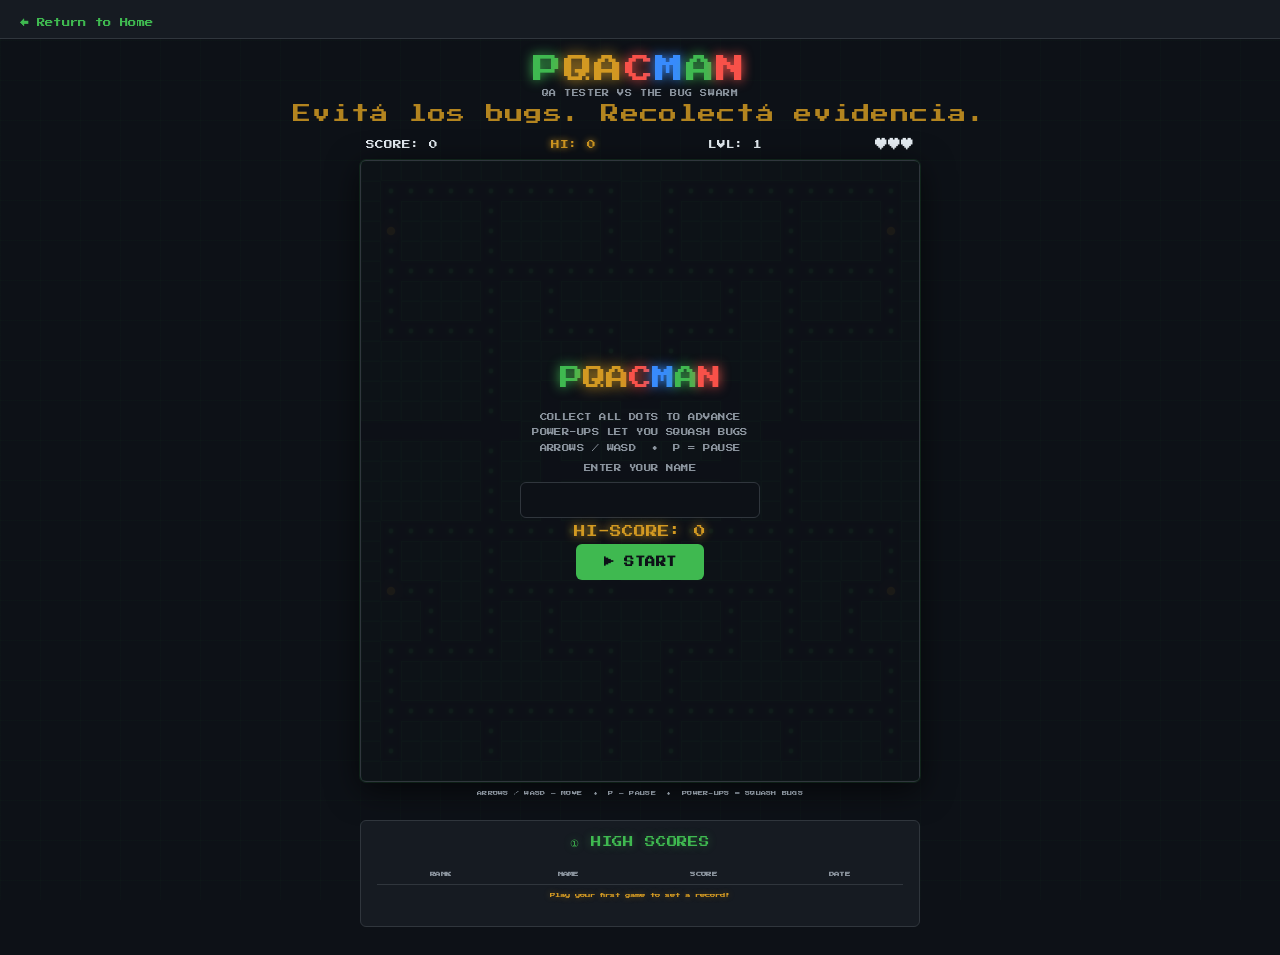
<file: pqacman.html>
<!DOCTYPE html>
<html lang="en">
<head>
  <meta charset="UTF-8">
  <meta name="viewport" content="width=device-width, initial-scale=1.0">
  <title>PQACMAN – QA Tester vs The Bug Swarm</title>
  <link rel="icon" href="favicon.ico">
  <link href="https://fonts.googleapis.com/css2?family=Press+Start+2P&display=swap" rel="stylesheet">
  <style>
    *, *::before, *::after { box-sizing: border-box; margin: 0; padding: 0; }

    :root {
      --bg:       #0d1117;
      --nav-bg:   #161b22;
      --primary:  #3fb950;
      --accent:   #d29922;
      --red:      #f85149;
      --blue:     #388bfd;
      --border:   #30363d;
      --card-bg:  #161b22;
      --text:     #e6edf3;
      --muted:    #8b949e;
      --wall-fill:#0d2818;
      --wall-str: #238636;
    }

    body {
      background: var(--bg); color: var(--text);
      font-family: 'Press Start 2P', monospace;
      display: flex; flex-direction: column; align-items: center;
      min-height: 100vh; overflow-x: hidden;
    }
    /* subtle grid pattern */
    body::before {
      content: ''; position: fixed; inset: 0; z-index: 0; pointer-events: none;
      background-image:
        linear-gradient(rgba(63,185,80,.025) 1px, transparent 1px),
        linear-gradient(90deg, rgba(63,185,80,.025) 1px, transparent 1px);
      background-size: 40px 40px;
    }

    /* ── Nav ── */
    .top-nav {
      position: relative; z-index: 10; width: 100%;
      background: var(--nav-bg); border-bottom: 1px solid var(--border);
      padding: 11px 20px;
    }
    .top-nav a {
      color: var(--primary); text-decoration: none; font-size: 0.52rem;
      letter-spacing: 0.04em; transition: text-shadow .2s;
    }
    .top-nav a:hover { text-shadow: 0 0 10px var(--primary); }

    /* ── Header ── */
    .game-header { position: relative; z-index: 10; text-align: center; padding: 16px 12px 6px; }
    .pixel-logo { font-size: clamp(1.2rem, 5vw, 1.8rem); letter-spacing: .05em; }
    .pixel-logo .l-p { color: #3fb950; text-shadow: 0 0 12px #3fb950; }
    .pixel-logo .l-qa{ color: #d29922; text-shadow: 0 0 14px #d29922; }
    .pixel-logo .l-c { color: #f85149; text-shadow: 0 0 12px #f85149; }
    .pixel-logo .l-m { color: #388bfd; text-shadow: 0 0 12px #388bfd; }
    .pixel-logo .l-a2{ color: #3fb950; text-shadow: 0 0 12px #3fb950; }
    .pixel-logo .l-n { color: #f85149; text-shadow: 0 0 12px #f85149; }
    .tagline { color: var(--muted); font-size: .44rem; margin-top: 6px; letter-spacing: .08em; }
    .game-legend { color: var(--accent); font-size: 1.14rem; margin-top: 8px; letter-spacing: .07em; opacity: .85; }

    /* ── HUD ── */
    .hud {
      position: relative; z-index: 10; width: min(560px, 96vw);
      display: flex; justify-content: space-between; align-items: center;
      padding: 9px 6px; font-size: .54rem; flex-wrap: wrap; gap: 6px;
    }
    .hud .hi { color: var(--accent); text-shadow: 0 0 6px var(--accent); }
    #livesDisplay { font-size: .82rem; }

    /* ── Canvas ── */
    .canvas-wrap {
      position: relative; z-index: 10; width: min(560px, 96vw);
      border: 1px solid var(--border);
      box-shadow: 0 0 0 1px rgba(63,185,80,.12), 0 8px 32px rgba(0,0,0,.65);
      border-radius: 6px; overflow: hidden; line-height: 0;
    }
    #gameCanvas { display: block; width: min(560px, 96vw); height: auto; image-rendering: pixelated; }

    /* ── Overlays ── */
    .overlay {
      position: absolute; inset: 0; display: none;
      flex-direction: column; align-items: center; justify-content: center;
      background: rgba(13,17,23,.93); padding: 22px; gap: 13px; text-align: center;
    }
    .overlay.active { display: flex; }
    .overlay-title { font-size: clamp(1rem, 4.5vw, 1.45rem); line-height: 1.5; }
    .overlay-sub   { font-size: .46rem; color: var(--muted); letter-spacing: .06em; line-height: 2.1; max-width: 380px; }
    .overlay-score { font-size: .72rem; color: var(--accent); text-shadow: 0 0 10px var(--accent); }

    .name-input {
      background: #0d1117; border: 1px solid var(--border); border-radius: 6px;
      color: var(--text); font-family: 'Press Start 2P', monospace; font-size: .62rem;
      padding: 12px 16px; width: 240px; text-align: center; outline: none;
      transition: border-color .2s, box-shadow .2s;
    }
    .name-input:focus { border-color: var(--primary); box-shadow: 0 0 0 3px rgba(63,185,80,.2); }

    .btn-primary {
      background: var(--primary); border: none; border-radius: 6px;
      color: #0d1117; font-family: 'Press Start 2P', monospace; font-size: .64rem;
      padding: 13px 28px; cursor: pointer; letter-spacing: .04em; font-weight: bold;
      transition: box-shadow .15s, transform .1s, background .15s;
    }
    .btn-primary:hover { box-shadow: 0 0 22px rgba(63,185,80,.5); transform: translateY(-1px); background: #4fc361; }
    .btn-primary:active { transform: translateY(1px); }

    /* Overlay leaderboard */
    .lb-table { width: 100%; max-width: 320px; border-collapse: collapse; font-size: .38rem; }
    .lb-table th { color: var(--primary); padding: 5px 10px; border-bottom: 1px solid var(--border); font-size: .34rem; }
    .lb-table td { padding: 5px 10px; text-align: center; color: var(--text); }
    .lb-table tbody tr:first-child td { color: var(--accent); text-shadow: 0 0 6px rgba(210,153,34,.5); }

    /* ── Controls hint ── */
    .controls-hint {
      position: relative; z-index: 10; font-size: .32rem; color: var(--muted);
      text-align: center; padding: 7px 4px; letter-spacing: .05em; line-height: 2;
    }

    /* ── Joystick (mobile) ── */
    .joystick-area {
      display: none; position: relative; z-index: 10;
      flex-direction: column; align-items: center;
      padding: 18px 0 28px; gap: 10px;
    }
    .joystick-base {
      width: 114px; height: 114px; border-radius: 50%;
      background: rgba(63,185,80,.05);
      border: 2px solid rgba(63,185,80,.22);
      box-shadow: 0 0 18px rgba(63,185,80,.08);
      position: relative; touch-action: none;
    }
    .joystick-knob {
      width: 48px; height: 48px; border-radius: 50%;
      background: rgba(63,185,80,.38);
      border: 2px solid var(--primary);
      box-shadow: 0 0 14px rgba(63,185,80,.4);
      position: absolute; top: 50%; left: 50%;
      transform: translate(-50%,-50%);
      pointer-events: none;
    }
    .joystick-hint { font-size: .3rem; color: var(--muted); letter-spacing: .06em; }
    @media (max-width: 639px) { .joystick-area { display: flex; } }

    /* ── High Scores section (below game) ── */
    .highscores-section {
      position: relative; z-index: 10;
      width: min(560px, 96vw);
      background: var(--card-bg);
      border: 1px solid var(--border);
      border-radius: 6px;
      padding: 16px 16px 20px;
      margin-top: 14px; margin-bottom: 28px;
    }
    .hs-title {
      font-size: .65rem; color: var(--primary);
      text-shadow: 0 0 8px rgba(63,185,80,.4);
      text-align: center; margin-bottom: 16px; letter-spacing: .08em;
    }
    .hs-table-wrap {
      max-height: 260px;
      overflow-y: auto;
      scrollbar-width: thin;
      scrollbar-color: var(--primary) var(--border);
    }
    .hs-table-wrap::-webkit-scrollbar { width: 5px; }
    .hs-table-wrap::-webkit-scrollbar-track { background: var(--border); border-radius: 3px; }
    .hs-table-wrap::-webkit-scrollbar-thumb { background: var(--primary); border-radius: 3px; }
    .hs-table { width: 100%; border-collapse: collapse; font-size: .4rem; }
    .hs-table thead th {
      position: sticky; top: 0; background: var(--card-bg); z-index: 1;
      color: var(--muted); padding: 7px 10px;
      border-bottom: 1px solid var(--border);
      font-size: .34rem; letter-spacing: .05em; text-align: center;
    }
    .hs-table td { padding: 8px 10px; text-align: center; color: var(--text); }
    .hs-table tbody tr { border-bottom: 1px solid rgba(48,54,61,.5); }
    .hs-table tbody tr:last-child { border-bottom: none; }
    .hs-table tbody tr:first-child td { color: var(--accent); text-shadow: 0 0 6px rgba(210,153,34,.4); }
    .hs-table tbody tr:hover td { background: rgba(63,185,80,.04); }
    .hs-empty { font-size: .34rem; color: var(--muted); text-align: center; padding: 14px; }

    @keyframes powerPulse {
      from { color: var(--primary); text-shadow: 0 0 6px var(--primary); }
      to   { color: var(--accent);  text-shadow: 0 0 14px var(--accent); }
    }
    .power-active { animation: powerPulse .35s infinite alternate; }
  </style>
</head>
<body>

  <!-- ① Top nav: solo Return to Home -->
  <nav class="top-nav">
    <a href="index.html">&#8592; Return to Home</a>
  </nav>

  <div class="game-header">
    <div class="pixel-logo">
      <span class="l-p">P</span><span class="l-qa">QA</span><span class="l-c">C</span><span class="l-m">M</span><span class="l-a2">A</span><span class="l-n">N</span>
    </div>
    <div class="tagline">QA TESTER VS THE BUG SWARM</div>
    <div class="game-legend">Evitá los bugs. Recolectá evidencia.</div>
  </div>

  <div class="hud">
    <span>SCORE: <span id="scoreDisplay">0</span></span>
    <span class="hi">HI: <span id="hiDisplay">0</span></span>
    <span>LVL: <span id="levelDisplay">1</span></span>
    <span id="livesDisplay">&#9829;&#9829;&#9829;</span>
  </div>

  <div class="canvas-wrap">
    <canvas id="gameCanvas" width="560" height="620"></canvas>

    <!-- Start overlay -->
    <div class="overlay active" id="startOverlay">
      <div class="overlay-title">
        <span style="color:#3fb950;text-shadow:0 0 12px #3fb950">P</span><span style="color:#d29922;text-shadow:0 0 14px #d29922">QA</span><span style="color:#f85149;text-shadow:0 0 12px #f85149">C</span><span style="color:#388bfd;text-shadow:0 0 12px #388bfd">M</span><span style="color:#3fb950;text-shadow:0 0 12px #3fb950">A</span><span style="color:#f85149;text-shadow:0 0 12px #f85149">N</span>
      </div>
      <div class="overlay-sub">
        COLLECT ALL DOTS TO ADVANCE<br>
        POWER-UPS LET YOU SQUASH BUGS<br>
        ARROWS / WASD &nbsp;&bull;&nbsp; P = PAUSE
      </div>
      <div style="font-size:.46rem;color:#8b949e;letter-spacing:.07em">ENTER YOUR NAME</div>
      <!-- ③ input sin placeholder -->
      <input class="name-input" id="playerName" type="text" maxlength="10" spellcheck="false" autocomplete="off">
      <div class="overlay-score" id="startHiScore">HI-SCORE: 0</div>
      <button class="btn-primary" id="startBtn">&#9654; START</button>
    </div>

    <!-- Level transition -->
    <div class="overlay" id="levelOverlay">
      <div class="overlay-title" style="color:#3fb950" id="lvlTitle">LEVEL 1</div>
      <div class="overlay-title" style="color:#d29922;font-size:.82rem">COMPLETE!</div>
      <div style="font-size:.4rem;color:#8b949e" id="lvlBugs"></div>
    </div>

    <!-- ⑧ Game over: sin "Return to Home" -->
    <div class="overlay" id="gameoverOverlay">
      <div class="overlay-title" id="goTitle" style="color:#f85149">GAME OVER</div>
      <div class="overlay-score" id="goScore">SCORE: 0</div>
      <table class="lb-table">
        <thead><tr><th>#</th><th>NAME</th><th>SCORE</th><th>DATE</th></tr></thead>
        <tbody id="lbBody"></tbody>
      </table>
      <button class="btn-primary" id="restartBtn">&#8635; PLAY AGAIN</button>
    </div>
  </div>

  <div class="controls-hint">
    ARROWS / WASD – MOVE &nbsp;&bull;&nbsp; P – PAUSE &nbsp;&bull;&nbsp; POWER-UPS = SQUASH BUGS
  </div>

  <!-- ⑥ Joystick (mobile) -->
  <div class="joystick-area">
    <div class="joystick-base" id="joystickBase">
      <div class="joystick-knob" id="joystickKnob"></div>
    </div>
    <div class="joystick-hint">DRAG TO MOVE</div>
  </div>

  <!-- ④ High Scores section a la derecha del juego -->
  <div class="highscores-section">
    <div class="hs-title">&#9312; HIGH SCORES</div>
    <div class="hs-table-wrap">
      <table class="hs-table">
        <thead>
          <tr><th>RANK</th><th>NAME</th><th>SCORE</th><th>DATE</th></tr>
        </thead>
        <tbody id="hsBody"></tbody>
      </table>
    </div>
  </div>

<script>
(function () {
'use strict';

// ── Constants ─────────────────────────────────────────────────────────────────
const CELL = 20, COLS = 28, ROWS = 31;
const W = COLS * CELL, H = ROWS * CELL; // 560 × 620
const T = { EMPTY:0, WALL:1, DOT:2, POWER:3, EATEN:4, DOOR:5, TUNNEL:6 };

// ── Maze (28 × 31) ─────────────────────────────────────────────────────────────
const MAZE_SRC = [
  '############################',
  '#............##............#',
  '#.####.#####.##.#####.####.#',
  '#o####.#####.##.#####.####o#',
  '#.####.#####.##.#####.####.#',
  '#..........................#',
  '#.####.##.########.##.####.#',
  '#.####.##.########.##.####.#',
  '#......##....##....##......#',
  '######.#####.##.#####.######',
  '######.#####.##.#####.######',
  '######.##          ##.######',
  '######.## ###--### ##.######',
  'TTTTTTT ## #    # ## TTTTTTT',
  '######.## ######## ##.######',
  '######.##          ##.######',
  '######.## ######## ##.######',
  '######.## ######## ##.######',
  '#............##............#',
  '#.####.#####.##.#####.####.#',
  '#.####.#####.##.#####.####.#',
  '#o..##.......  .......##..o#',
  '###.##.##.########.##.##.###',
  '###.##.##.########.##.##.###',
  '#......##....##....##......#',
  '#.##########.##.##########.#',
  '#.##########.##.##########.#',
  '#..........................#',
  '#.####.#####.##.#####.####.#',
  '#.####.#####.##.#####.####.#',
  '############################',
];

const GH_ENTRY_COL = 13, GH_ENTRY_ROW = 11;
const BUG_SPAWNS   = [[12,13],[13,13],[14,13],[15,13]];

// ── Audio ──────────────────────────────────────────────────────────────────────
let _ac = null;
function ac() {
  if (!_ac) _ac = new (window.AudioContext || window.webkitAudioContext)();
  if (_ac.state === 'suspended') _ac.resume();
  return _ac;
}
function tone(f, type, dur, vol, f2, delay) {
  try {
    const a = ac(), t = a.currentTime + (delay||0)/1000;
    const o = a.createOscillator(), g = a.createGain();
    o.type = type||'square'; o.frequency.setValueAtTime(f, t);
    if (f2) o.frequency.linearRampToValueAtTime(f2, t+dur);
    g.gain.setValueAtTime(vol, t); g.gain.exponentialRampToValueAtTime(0.001, t+dur);
    o.connect(g); g.connect(a.destination); o.start(t); o.stop(t+dur+0.02);
  } catch(e) {}
}
function chord(fs, type, dur, vol) { fs.forEach(f => tone(f, type, dur, vol/fs.length)); }
function noise(dur, vol, fc) {
  try {
    const a = ac(), n = Math.floor(a.sampleRate*dur);
    const buf = a.createBuffer(1,n,a.sampleRate), d = buf.getChannelData(0);
    for (let i=0;i<n;i++) d[i]=Math.random()*2-1;
    const s=a.createBufferSource(), flt=a.createBiquadFilter(), g=a.createGain();
    s.buffer=buf; flt.type='lowpass'; flt.frequency.value=fc||600;
    g.gain.setValueAtTime(vol,a.currentTime); g.gain.exponentialRampToValueAtTime(0.001,a.currentTime+dur);
    s.connect(flt); flt.connect(g); g.connect(a.destination); s.start();
  } catch(e) {}
}
let _dTgl = 0;
const sfx = {
  dot:     () => { _dTgl^=1; tone(_dTgl?220:262,'square',0.04,0.1); },
  power:   () => [392,523,659,784].forEach((f,i) => tone(f,'square',0.07,0.18,null,i*55)),
  eatBug:  (n) => { const b=[800,660,523,440][Math.min(n-1,3)]; [b,b*.75,b*.5].forEach((f,i)=>tone(f,'square',0.06,0.22,null,i*45)); },
  die:     () => { [494,466,440,415,392,370,349,330,311,294].forEach((f,i)=>tone(f,'sawtooth',0.08,Math.max(0.04,0.28-i*.025),null,i*60)); setTimeout(()=>noise(0.3,0.35,200),650); },
  levelUp: () => [[523,659,784],[587,740,880],[659,831,988],[784,988,1175]].forEach((ch,i)=>setTimeout(()=>chord(ch,'square',0.13,0.28),i*130)),
  gameOver:() => [220,185,156,131,110].forEach((f,i)=>tone(f,'sawtooth',0.24,0.32,null,i*210)),
};
let _siren = null;
function sirenStart(lvl) {
  sirenStop();
  try {
    const a=ac(), osc=a.createOscillator(), lfo=a.createOscillator(), lg=a.createGain(), mg=a.createGain();
    osc.type='sawtooth'; osc.frequency.value=220+lvl*12;
    lfo.type='sine'; lfo.frequency.value=1.8+lvl*.45; lg.gain.value=28;
    lfo.connect(lg); lg.connect(osc.frequency); osc.connect(mg); mg.gain.value=0.033; mg.connect(a.destination);
    osc.start(); lfo.start(); _siren={osc,lfo};
  } catch(e) {}
}
function sirenStop() {
  if (!_siren) return;
  try { _siren.osc.stop(); _siren.lfo.stop(); } catch(e) {}
  _siren = null;
}

// ── Canvas ────────────────────────────────────────────────────────────────────
const canvas = document.getElementById('gameCanvas');
const ctx    = canvas.getContext('2d');

// ── Maze helpers ──────────────────────────────────────────────────────────────
const CH = {'#':T.WALL,'.':T.DOT,'o':T.POWER,' ':T.EMPTY,'-':T.DOOR,'T':T.TUNNEL};
function parseMaze() {
  const a = new Uint8Array(COLS*ROWS);
  for (let r=0;r<ROWS;r++) {
    const row = MAZE_SRC[r]||'';
    for (let c=0;c<COLS;c++) a[r*COLS+c] = CH[row[c]]!==undefined ? CH[row[c]] : T.WALL;
  }
  return a;
}
function countDots(maze) {
  let n=0; for (let i=0;i<maze.length;i++) if (maze[i]===T.DOT||maze[i]===T.POWER) n++; return n;
}

// ── Game State ────────────────────────────────────────────────────────────────
let state = 'START';
let level=1, score=0, highScore=0, playerName='PLAYER';
let maze, dotsLeft, frameCount=0;
let transTimer=0, bugsEaten=0;
let particles=[], floaters=[];
let shakeTimer=0, shakeAmt=0;

const PL = { col:0,row:0,tcol:0,trow:0,progress:0, dx:0,dy:0,ndx:0,ndy:0,
             speed:0, lives:3, powerTimer:0, dead:false, deathTimer:0 };
let bugs = [];

// ── Level Config ──────────────────────────────────────────────────────────────
function cfg(lvl) {
  const l = lvl-1;
  return {
    pSpeed:    Math.min(3.5, 2.0+l*0.18),
    bSpeed:    Math.min(3.2, 1.8+l*0.22),
    bugCount:  l>=2 ? 4 : 3,
    frightMs:  Math.max(2000, 7000-l*600),
    scatterMs: Math.max(3000, 7000-l*1500),
    chaseMs:   20000,
    releaseMs: Math.max(2200, 4800-l*700),
  };
}

// ── BFS ────────────────────────────────────────────────────────────────────────
const DIRS = [{dc:0,dr:-1},{dc:0,dr:1},{dc:-1,dr:0},{dc:1,dr:0}];
function bfs(sc,sr,tc,tr,maze,canDoor) {
  if (sc===tc&&sr===tr) return null;
  const vis=new Uint8Array(COLS*ROWS), q=[{c:sc,r:sr}]; vis[sr*COLS+sc]=1;
  const prev=new Int16Array(COLS*ROWS).fill(-1), pdirs=new Int8Array(COLS*ROWS).fill(-1);
  while (q.length) {
    const {c,r}=q.shift();
    for (let i=0;i<4;i++) {
      const {dc,dr}=DIRS[i];
      let nc=c+dc, nr=r+dr;
      if (nc<0) nc=COLS-1; else if (nc>=COLS) nc=0;
      if (nr<0||nr>=ROWS) continue;
      const idx=nr*COLS+nc; if (vis[idx]) continue;
      const t=maze[idx];
      if (t===T.WALL) continue;
      if (t===T.DOOR&&!canDoor) continue;
      vis[idx]=1; prev[idx]=r*COLS+c; pdirs[idx]=i;
      if (nc===tc&&nr===tr) {
        let cur=idx;
        while (prev[cur]!==sr*COLS+sc) { cur=prev[cur]; if (cur<0) return null; }
        const step=pdirs[cur]; return step>=0 ? DIRS[step] : null;
      }
      q.push({c:nc,r:nr});
    }
  }
  return null;
}

// ── Bug factory ───────────────────────────────────────────────────────────────
const SCATTER_CORNERS = [[26,0],[1,0],[26,30],[1,30]];
function makeBug(type,idx,c) {
  const [sc,sr] = BUG_SPAWNS[idx]||BUG_SPAWNS[0];
  return {
    type, col:sc,row:sr,tcol:sc,trow:sr,progress:0,
    dx:0,dy:-1, mode:'house',
    modeMs:c.scatterMs, releaseMs:c.releaseMs*(idx+1),
    frightMs:0, speed:c.bSpeed,
    scatterCol:SCATTER_CORNERS[type%4][0],
    scatterRow:SCATTER_CORNERS[type%4][1],
  };
}

// ── Setup Level ───────────────────────────────────────────────────────────────
function setupLevel(lvl, keepLives) {
  level=lvl; const c=cfg(lvl);
  maze=parseMaze(); dotsLeft=countDots(maze);
  frameCount=0; transTimer=0; bugsEaten=0;
  particles=[]; floaters=[]; shakeTimer=0; shakeAmt=0;
  PL.col=PL.tcol=14; PL.row=PL.trow=21; PL.progress=0;
  PL.dx=PL.dy=PL.ndx=PL.ndy=0; PL.speed=c.pSpeed;
  PL.powerTimer=0; PL.dead=false; PL.deathTimer=0;
  if (!keepLives) PL.lives=3;
  bugs=[];
  for (let i=0;i<c.bugCount;i++) bugs.push(makeBug(i%3,i,c));
  updateHUD();
}

// ── Passable ──────────────────────────────────────────────────────────────────
function passable(col,row,isPlayer,canDoor) {
  if (col<0) col=COLS-1; else if (col>=COLS) col=0;
  if (row<0||row>=ROWS) return false;
  const t=maze[row*COLS+col];
  if (t===T.WALL) return false;
  if (t===T.DOOR&&(isPlayer||!canDoor)) return false;
  return true;
}

// ── Player movement ───────────────────────────────────────────────────────────
function advancePlayer(spd) {
  if (PL.progress>=1.0) {
    PL.col=PL.tcol; PL.row=PL.trow; PL.tcol=PL.col; PL.trow=PL.row; PL.progress=0;
    pickPlayerDir();
  } else if (PL.tcol===PL.col&&PL.trow===PL.row) {
    pickPlayerDir();
  }
  if (PL.tcol!==PL.col||PL.trow!==PL.row)
    PL.progress=Math.min(1,PL.progress+spd/CELL);
}
function pickPlayerDir() {
  if (PL.ndx!==0||PL.ndy!==0) {
    const nc=wrapCol(PL.col+PL.ndx), nr=PL.row+PL.ndy;
    if (passable(nc,nr,true)) { PL.dx=PL.ndx; PL.dy=PL.ndy; PL.tcol=nc; PL.trow=nr; return; }
  }
  if (PL.dx!==0||PL.dy!==0) {
    const nc=wrapCol(PL.col+PL.dx), nr=PL.row+PL.dy;
    if (passable(nc,nr,true)) { PL.tcol=nc; PL.trow=nr; return; }
  }
  PL.tcol=PL.col; PL.trow=PL.row;
}

// ── Bug movement ──────────────────────────────────────────────────────────────
function wrapCol(c) { return c<0 ? COLS-1 : c>=COLS ? 0 : c; }
function advanceBug(bug,spd,c) {
  if (bug.progress>=1.0) {
    bug.col=bug.tcol; bug.row=bug.trow;
    if (bug.col<0) bug.col=COLS-1; else if (bug.col>=COLS) bug.col=0;
    bug.tcol=bug.col; bug.trow=bug.row; bug.progress=0;
    if (bug.mode==='eaten'&&bug.col===GH_ENTRY_COL&&bug.row===GH_ENTRY_ROW) {
      bug.mode='scatter'; bug.modeMs=c.scatterMs; bug.speed=c.bSpeed;
    }
    pickBugDir(bug,c);
  } else if (bug.tcol===bug.col&&bug.trow===bug.row) {
    pickBugDir(bug,c);
  }
  if (bug.tcol!==bug.col||bug.trow!==bug.row)
    bug.progress=Math.min(1,bug.progress+spd/CELL);
}

// ── Bug AI ────────────────────────────────────────────────────────────────────
function updateBugAI(bug,dt,c) {
  if (bug.mode==='house') {
    bug.releaseMs-=dt;
    if (bug.releaseMs<=0) {
      bug.mode='scatter'; bug.modeMs=c.scatterMs;
      bug.col=bug.tcol=GH_ENTRY_COL; bug.row=bug.trow=GH_ENTRY_ROW;
      bug.progress=0; bug.dx=-1; bug.dy=0;
      pickBugDir(bug,c);
    }
    return;
  }
  if (bug.mode==='frightened') {
    bug.frightMs-=dt;
    if (bug.frightMs<=0) { bug.mode='scatter'; bug.modeMs=c.scatterMs; }
  } else if (bug.mode==='scatter'||bug.mode==='chase') {
    bug.modeMs-=dt;
    if (bug.modeMs<=0) {
      bug.mode = bug.mode==='scatter' ? 'chase' : 'scatter';
      bug.modeMs = bug.mode==='chase' ? c.chaseMs : c.scatterMs;
    }
  }
}
function bugTarget(bug) {
  if (bug.mode==='scatter') return [bug.scatterCol,bug.scatterRow];
  if (bug.mode==='eaten')   return [GH_ENTRY_COL,GH_ENTRY_ROW];
  const b0=bugs.find(b=>b.type===0);
  switch(bug.type) {
    case 0: return [PL.col,PL.row];
    case 1: return [PL.col+PL.dx*4, PL.row+PL.dy*4];
    case 2: return b0 ? [PL.col+(PL.col-b0.col),PL.row+(PL.row-b0.row)] : [PL.col,PL.row];
    default: return [PL.col,PL.row];
  }
}
function pickBugDir(bug,c) {
  const canDoor = bug.mode==='eaten';
  if (bug.mode==='frightened') {
    const valid=DIRS.filter(({dc,dr})=>{
      if (dc===-bug.dx&&dr===-bug.dy) return false;
      return passable(wrapCol(bug.col+dc),bug.row+dr,false,false);
    });
    const d=valid.length ? valid[Math.floor(Math.random()*valid.length)] : DIRS[0];
    bug.dx=d.dc; bug.dy=d.dr; bug.tcol=wrapCol(bug.col+d.dc); bug.trow=bug.row+d.dr; return;
  }
  const [tc,tr]=bugTarget(bug);
  const step=bfs(bug.col,bug.row,tc,tr,maze,canDoor);
  if (step) { bug.dx=step.dc; bug.dy=step.dr; bug.tcol=wrapCol(bug.col+step.dc); bug.trow=bug.row+step.dr; }
  else {
    const valid=DIRS.filter(({dc,dr})=>passable(wrapCol(bug.col+dc),bug.row+dr,false,canDoor));
    const d=valid.length ? valid[Math.floor(Math.random()*valid.length)] : {dc:0,dr:0};
    bug.dx=d.dc; bug.dy=d.dr; bug.tcol=wrapCol(bug.col+d.dc); bug.trow=bug.row+d.dr;
  }
}

// ── Power Up ──────────────────────────────────────────────────────────────────
let bugCombo = 0;
function activatePower() {
  const c=cfg(level); PL.powerTimer=c.frightMs; bugCombo=0;
  bugs.forEach(b=>{
    if (b.mode!=='house'&&b.mode!=='eaten') {
      b.mode='frightened'; b.frightMs=c.frightMs; b.dx=-b.dx; b.dy=-b.dy;
    }
  });
}

// ── Dot collection ────────────────────────────────────────────────────────────
function collectDot() {
  const idx=PL.row*COLS+PL.col, t=maze[idx];
  if (t===T.DOT)   { maze[idx]=T.EATEN; dotsLeft--; score+=10; sfx.dot(); updateHUD(); }
  else if (t===T.POWER) {
    maze[idx]=T.EATEN; dotsLeft--; score+=50; sfx.power();
    activatePower(); spawn(PL.col*CELL+CELL/2,PL.row*CELL+CELL/2,8,'#3fb950'); updateHUD();
  }
}

// ── Collisions ────────────────────────────────────────────────────────────────
function lerp(a,b,t) { return a+(b-a)*t; }
function checkCollisions() {
  if (PL.dead) return;
  for (const b of bugs) {
    if (b.mode==='house') continue;
    const bx=lerp(b.col,b.tcol,b.progress)*CELL, by=lerp(b.row,b.trow,b.progress)*CELL;
    const px=lerp(PL.col,PL.tcol,PL.progress)*CELL, py=lerp(PL.row,PL.trow,PL.progress)*CELL;
    if (Math.abs(px-bx)<CELL*.7&&Math.abs(py-by)<CELL*.7) {
      if (b.mode==='frightened') eatBug(b);
      else if (b.mode!=='eaten') { killPlayer(); return; }
    }
  }
}
function eatBug(b) {
  bugCombo++; bugsEaten++;
  const pts=200*Math.pow(2,bugCombo-1); score+=pts;
  b.mode='eaten'; b.speed=cfg(level).bSpeed*1.8; b.dx=0; b.dy=-1;
  const bx=b.col*CELL+CELL/2, by=b.row*CELL+CELL/2;
  spawn(bx,by,12,['#f85149','#f97316','#d29922'][b.type]);
  floaters.push({x:bx,y:by,text:'+'+pts,life:1});
  sfx.eatBug(bugCombo); updateHUD();
}
function killPlayer() {
  PL.dead=true; PL.deathTimer=0; sirenStop(); sfx.die();
  shakeTimer=22; shakeAmt=6;
  spawn(PL.col*CELL+CELL/2,PL.row*CELL+CELL/2,20,'#3fb950');
  PL.lives--; updateHUD();
}

// ── Particles ─────────────────────────────────────────────────────────────────
function spawn(x,y,n,color) {
  for (let i=0;i<n;i++) {
    const a=(i/n)*Math.PI*2+Math.random()*.5, s=1.3+Math.random()*2.4;
    particles.push({x,y,vx:Math.cos(a)*s,vy:Math.sin(a)*s,life:1,color,size:1.5+Math.random()*2});
  }
}

// ── HUD ───────────────────────────────────────────────────────────────────────
function updateHUD() {
  document.getElementById('scoreDisplay').textContent=score;
  document.getElementById('levelDisplay').textContent=level;
  document.getElementById('hiDisplay').textContent=Math.max(score,highScore);
  let h='';
  for (let i=0;i<3;i++) {
    const a=i<PL.lives;
    h+=`<span style="color:${a?'#3fb950':'#21262d'};text-shadow:${a?'0 0 8px #3fb950':'none'}">&#9829;</span>`;
  }
  document.getElementById('livesDisplay').innerHTML=h;
  const sEl=document.getElementById('scoreDisplay').parentElement;
  if (PL.powerTimer>0) sEl.classList.add('power-active'); else sEl.classList.remove('power-active');
}

// ── Scores (JSONBin API) ──────────────────────────────────────────────────────
const BIN_GET_URL = 'https://api.jsonbin.io/v3/b/69cf2aedaaba882197bd963f';
const BIN_PUT_URL = 'https://api.jsonbin.io/v3/b/69cf2aedaaba882197bd963f';
const BIN_KEY = '$2a$10$V/WkLiRZduyU3.eqNF73b.vqmiHXuOHcam24/oYg5ftIEUTkaG0Ym';

async function getScores() {
  try {
    const r = await fetch(BIN_GET_URL, { headers: { 'X-Master-Key': BIN_KEY } });
    const data = await r.json();
    return data.record?.scores || [];
  } catch { return []; }
}

async function saveScore(name, s) {
  const cleanName = (name || 'ANON').trim();
  const date = new Date().toLocaleDateString('en-CA');
  const arr = await getScores();
  const existing = arr.findIndex(e => e.name.trim().toLowerCase() === cleanName.toLowerCase());
  if (existing === -1) {
    arr.push({ name: cleanName, score: s, date });
  } else if (s > arr[existing].score) {
    arr[existing] = { name: cleanName, score: s, date };
  } else {
    return;
  }
  arr.sort((a,b) => b.score - a.score);
  arr.splice(50);
  await fetch(BIN_PUT_URL, {
    method: 'PUT',
    headers: { 'X-Master-Key': BIN_KEY, 'Content-Type': 'application/json' },
    body: JSON.stringify({ scores: arr })
  });
}

// In-overlay leaderboard (game over)
async function renderLB() {
  const sc = (await getScores()).sort((a,b) => b.score - a.score);
  const tb = document.getElementById('lbBody');
  tb.innerHTML='';
  if (!sc.length) { tb.innerHTML='<tr><td colspan="4" style="color:#7d8590">NO SCORES YET</td></tr>'; return; }
  sc.forEach((s,i) => {
    const tr=document.createElement('tr');
    const name = String(s.name).replace(/[<>&"]/g,'');
    tr.innerHTML=`<td>${i+1}</td><td>${name}</td><td>${s.score}</td><td style="font-size:.7em">${s.date||''}</td>`;
    tb.appendChild(tr);
  });
}

// Below-game high scores table (always visible, sorted mayor → menor)
async function renderHighScores() {
  const scores = (await getScores()).sort((a,b) => b.score - a.score);
  const tbody  = document.getElementById('hsBody');
  if (!tbody) return;
  tbody.innerHTML = '';
  if (!scores.length) {
    tbody.innerHTML = '<tr><td colspan="4" class="hs-empty">Play your first game to set a record!</td></tr>';
    return;
  }
  scores.forEach((s,i) => {
    const tr = document.createElement('tr');
    const name = String(s.name).replace(/[<>&"]/g,'');
    tr.innerHTML = `<td>${i+1}</td><td>${name}</td><td>${s.score}</td><td style="font-size:.27rem">${s.date||''}</td>`;
    tbody.appendChild(tr);
  });
}

// ── Overlays ──────────────────────────────────────────────────────────────────
function showOverlay(id) {
  ['startOverlay','levelOverlay','gameoverOverlay'].forEach(oid =>
    document.getElementById(oid).classList.toggle('active', oid===id));
}
function hideOverlays() {
  ['startOverlay','levelOverlay','gameoverOverlay'].forEach(oid =>
    document.getElementById(oid).classList.remove('active'));
}

// ── Triggers ──────────────────────────────────────────────────────────────────
function triggerTransition() {
  state='TRANSITION'; sirenStop(); sfx.levelUp();
  document.getElementById('lvlTitle').textContent='LEVEL '+level;
  document.getElementById('lvlBugs').textContent='BUGS SQUASHED: '+bugsEaten;
  showOverlay('levelOverlay');
  spawn(W/2,H/2,30,'#3fb950'); spawn(W/2,H/2,20,'#d29922');
}
async function triggerGameOver(win) {
  state='GAMEOVER'; sirenStop(); sfx.gameOver();
  highScore=Math.max(highScore,score);
  document.getElementById('goTitle').textContent=win?'STAGE CLEAR!':'GAME OVER';
  document.getElementById('goTitle').style.color=win?'#3fb950':'#f85149';
  document.getElementById('goScore').textContent='SCORE: '+score;
  await saveScore(playerName, score);
  await renderLB();
  await renderHighScores(); // actualiza tabla exterior
  setTimeout(()=>showOverlay('gameoverOverlay'),1100);
}

// ── Draw helpers ──────────────────────────────────────────────────────────────
function glow(c,b) { ctx.shadowColor=c; ctx.shadowBlur=b; }
function noGlow()  { ctx.shadowBlur=0; }
function rrect(x,y,w,h,r) {
  ctx.beginPath();
  ctx.moveTo(x+r,y); ctx.lineTo(x+w-r,y); ctx.arcTo(x+w,y,x+w,y+r,r);
  ctx.lineTo(x+w,y+h-r); ctx.arcTo(x+w,y+h,x+w-r,y+h,r);
  ctx.lineTo(x+r,y+h); ctx.arcTo(x,y+h,x,y+h-r,r);
  ctx.lineTo(x,y+r); ctx.arcTo(x,y,x+r,y,r); ctx.closePath();
}

// ── Render: Maze ──────────────────────────────────────────────────────────────
function drawMaze(ts) {
  const pulse = 5+2*Math.sin(ts/350);
  for (let r=0;r<ROWS;r++) {
    for (let c=0;c<COLS;c++) {
      const t=maze[r*COLS+c], x=c*CELL, y=r*CELL;
      if (t===T.WALL) {
        glow('#0a3320',3); ctx.fillStyle='#0d2818'; ctx.strokeStyle='#1f6330'; ctx.lineWidth=1;
        ctx.fillRect(x,y,CELL,CELL); ctx.strokeRect(x+.5,y+.5,CELL-1,CELL-1);
      } else if (t===T.DOT) {
        glow('#3fb950',5); ctx.fillStyle='#3fb950';
        ctx.beginPath(); ctx.arc(x+CELL/2,y+CELL/2,2.4,0,Math.PI*2); ctx.fill();
      } else if (t===T.POWER) {
        glow('#d29922',14); ctx.fillStyle='#d29922';
        ctx.beginPath(); ctx.arc(x+CELL/2,y+CELL/2,pulse,0,Math.PI*2); ctx.fill();
      } else if (t===T.DOOR) {
        ctx.fillStyle='#21262d'; ctx.fillRect(x,y+CELL/2-2,CELL,4);
      }
    }
  }
  noGlow();
}

// ── Render: Player → Magnifying Glass ─────────────────────────────────────────
function drawPlayer(ts) {
  const px=lerp(PL.col,PL.tcol,PL.progress)*CELL;
  const py=lerp(PL.row,PL.trow,PL.progress)*CELL;
  const cx=px+CELL/2, cy=py+CELL/2;

  // Death animation: shattering arcs
  if (PL.dead) {
    const prog=Math.min(1,PL.deathTimer/700);
    ctx.globalAlpha=1-prog;
    for (let i=0;i<6;i++) {
      const a=(i/6)*Math.PI*2+prog*Math.PI, r=6+prog*16;
      glow('#3fb950',7*(1-prog)); ctx.strokeStyle='#3fb950'; ctx.lineWidth=2.5;
      ctx.beginPath();
      ctx.arc(cx+Math.cos(a)*prog*11, cy+Math.sin(a)*prog*11, r*(1-prog*.5), a-.45, a+.45);
      ctx.stroke();
    }
    ctx.globalAlpha=1; noGlow(); return;
  }

  const lensR = 5.5+Math.sin(frameCount*0.12)*.7; // pulsing lens

  // Handle direction: opposite to movement (trails behind the lens)
  let hAngle = Math.PI/4; // default when stationary
  if (PL.dx===1)        hAngle = Math.PI;
  else if (PL.dx===-1)  hAngle = 0;
  else if (PL.dy===-1)  hAngle = Math.PI/2;
  else if (PL.dy===1)   hAngle = -Math.PI/2;

  ctx.save(); ctx.translate(cx, cy);

  // Lens fill (subtle)
  glow('#3fb950',13);
  ctx.fillStyle='rgba(63,185,80,0.14)';
  ctx.beginPath(); ctx.arc(0,0,lensR,0,Math.PI*2); ctx.fill();

  // Lens ring
  ctx.strokeStyle='#3fb950'; ctx.lineWidth=2.4;
  ctx.beginPath(); ctx.arc(0,0,lensR,0,Math.PI*2); ctx.stroke();

  // Inner shimmer
  noGlow(); ctx.strokeStyle='rgba(255,255,255,0.28)'; ctx.lineWidth=1;
  ctx.beginPath(); ctx.arc(-1.8,-1.8,2.8,Math.PI*1.1,Math.PI*1.75); ctx.stroke();

  // Handle
  glow('#3fb950',8); ctx.strokeStyle='#3fb950'; ctx.lineWidth=2.8; ctx.lineCap='round';
  const hx=Math.cos(hAngle)*(lensR+0.4), hy=Math.sin(hAngle)*(lensR+0.4);
  ctx.beginPath();
  ctx.moveTo(hx, hy);
  ctx.lineTo(hx+Math.cos(hAngle)*6, hy+Math.sin(hAngle)*6);
  ctx.stroke();
  ctx.lineCap='butt'; noGlow(); ctx.restore();
}

// ── Render: Bugs (insect designs) ─────────────────────────────────────────────
function drawBug(b, ts) {
  const bx=lerp(b.col,b.tcol,b.progress)*CELL;
  const by=lerp(b.row,b.trow,b.progress)*CELL;
  const cx=bx+CELL/2, cy=by+CELL/2;
  if (b.mode==='eaten')      { drawBugSplat(cx,cy); return; }
  if (b.mode==='frightened') { drawBugScared(cx,cy,b.frightMs,ts); return; }
  if (b.type===0) drawLadybug(cx,cy);
  else if (b.type===1) drawMosquito(cx,cy,ts);
  else drawSpider(cx,cy);
}

// Bug type 0 — Ladybug (red)
function drawLadybug(cx,cy) {
  // Body oval
  glow('#f85149',10); ctx.fillStyle='#f85149';
  ctx.beginPath(); ctx.ellipse(cx,cy+1,5,7,0,0,Math.PI*2); ctx.fill();
  // Wing divide
  noGlow(); ctx.strokeStyle='#400'; ctx.lineWidth=1;
  ctx.beginPath(); ctx.moveTo(cx,cy-6); ctx.lineTo(cx,cy+8); ctx.stroke();
  // Spots
  ctx.fillStyle='#400';
  ctx.beginPath(); ctx.arc(cx-2.5,cy,1.5,0,Math.PI*2); ctx.fill();
  ctx.beginPath(); ctx.arc(cx+2.5,cy,1.5,0,Math.PI*2); ctx.fill();
  ctx.beginPath(); ctx.arc(cx-2.5,cy+4.5,1.2,0,Math.PI*2); ctx.fill();
  ctx.beginPath(); ctx.arc(cx+2.5,cy+4.5,1.2,0,Math.PI*2); ctx.fill();
  // Head
  glow('#bf1c1c',6); ctx.fillStyle='#bf1c1c';
  ctx.beginPath(); ctx.arc(cx,cy-7,3.2,0,Math.PI*2); ctx.fill();
  // Antennae
  noGlow(); ctx.strokeStyle='#bf1c1c'; ctx.lineWidth=1;
  ctx.beginPath(); ctx.moveTo(cx-1.5,cy-9); ctx.lineTo(cx-4,cy-12); ctx.stroke();
  ctx.beginPath(); ctx.moveTo(cx+1.5,cy-9); ctx.lineTo(cx+4,cy-12); ctx.stroke();
  ctx.fillStyle='#f85149'; // tips
  ctx.beginPath(); ctx.arc(cx-4,cy-12,1.2,0,Math.PI*2); ctx.fill();
  ctx.beginPath(); ctx.arc(cx+4,cy-12,1.2,0,Math.PI*2); ctx.fill();
  // Legs
  ctx.strokeStyle='#7a0000'; ctx.lineWidth=0.9;
  [-1,3,7].forEach(yo => {
    ctx.beginPath(); ctx.moveTo(cx-5,cy+yo-2); ctx.lineTo(cx-8,cy+yo); ctx.stroke();
    ctx.beginPath(); ctx.moveTo(cx+5,cy+yo-2); ctx.lineTo(cx+8,cy+yo); ctx.stroke();
  });
  noGlow();
}

// Bug type 1 — Mosquito (orange, animated wings)
function drawMosquito(cx,cy,ts) {
  const flap = Math.sin(ts/65)*2.5;
  // Wings
  glow('#f97316',5);
  ctx.fillStyle='rgba(249,115,22,0.32)';
  ctx.beginPath(); ctx.ellipse(cx-7,cy-1+flap,6,2.8,-.3,0,Math.PI*2); ctx.fill();
  ctx.beginPath(); ctx.ellipse(cx+7,cy-1+flap,6,2.8,.3,0,Math.PI*2);  ctx.fill();
  ctx.strokeStyle='rgba(249,115,22,0.65)'; ctx.lineWidth=1;
  ctx.beginPath(); ctx.ellipse(cx-7,cy-1+flap,6,2.8,-.3,0,Math.PI*2); ctx.stroke();
  ctx.beginPath(); ctx.ellipse(cx+7,cy-1+flap,6,2.8,.3,0,Math.PI*2);  ctx.stroke();
  // Body (thorax + abdomen)
  glow('#ea580c',9); ctx.fillStyle='#ea580c';
  ctx.beginPath(); ctx.ellipse(cx,cy-2,3,4,0,0,Math.PI*2); ctx.fill();
  ctx.fillStyle='#f97316';
  ctx.beginPath(); ctx.ellipse(cx,cy+4,3,5,0,0,Math.PI*2); ctx.fill();
  // Abdomen stripe
  noGlow(); ctx.strokeStyle='#c2410c'; ctx.lineWidth=1;
  ctx.beginPath(); ctx.arc(cx,cy+4,3,0,Math.PI); ctx.stroke();
  // Head
  glow('#c2410c',5); ctx.fillStyle='#c2410c';
  ctx.beginPath(); ctx.arc(cx,cy-7,2.8,0,Math.PI*2); ctx.fill();
  // Proboscis
  noGlow(); ctx.strokeStyle='#7c2d12'; ctx.lineWidth=1;
  ctx.beginPath(); ctx.moveTo(cx,cy-9.5); ctx.lineTo(cx,cy-13); ctx.stroke();
  // Eyes
  ctx.fillStyle='#fff';
  ctx.beginPath(); ctx.arc(cx-1.5,cy-7.5,.9,0,Math.PI*2); ctx.fill();
  ctx.beginPath(); ctx.arc(cx+1.5,cy-7.5,.9,0,Math.PI*2); ctx.fill();
  // Legs
  ctx.strokeStyle='#c2410c'; ctx.lineWidth=0.8;
  ctx.beginPath(); ctx.moveTo(cx-3,cy-1); ctx.lineTo(cx-7,cy+1); ctx.stroke();
  ctx.beginPath(); ctx.moveTo(cx+3,cy-1); ctx.lineTo(cx+7,cy+1); ctx.stroke();
  ctx.beginPath(); ctx.moveTo(cx-3,cy+2); ctx.lineTo(cx-7,cy+4); ctx.stroke();
  ctx.beginPath(); ctx.moveTo(cx+3,cy+2); ctx.lineTo(cx+7,cy+4); ctx.stroke();
  noGlow();
}

// Bug type 2 — Spider (amber)
function drawSpider(cx,cy) {
  // 8 legs
  noGlow(); ctx.strokeStyle='#92400e'; ctx.lineWidth=1;
  [-.55,-.18,.18,.55].forEach(a => {
    const y=cy+a*11;
    ctx.beginPath(); ctx.moveTo(cx-4,y); ctx.lineTo(cx-8,y-1.5); ctx.lineTo(cx-11,y+1); ctx.stroke();
    ctx.beginPath(); ctx.moveTo(cx+4,y); ctx.lineTo(cx+8,y-1.5); ctx.lineTo(cx+11,y+1); ctx.stroke();
  });
  // Abdomen (large)
  glow('#d29922',10); ctx.fillStyle='#d29922';
  ctx.beginPath(); ctx.ellipse(cx,cy+2.5,5.5,6.5,0,0,Math.PI*2); ctx.fill();
  // Hourglass pattern
  noGlow(); ctx.fillStyle='#92400e';
  ctx.beginPath();
  ctx.moveTo(cx,cy-0.5); ctx.lineTo(cx-2.2,cy+2.5); ctx.lineTo(cx,cy+5); ctx.lineTo(cx+2.2,cy+2.5); ctx.closePath();
  ctx.fill();
  // Cephalothorax
  glow('#b45309',8); ctx.fillStyle='#b45309';
  ctx.beginPath(); ctx.arc(cx,cy-5,4.2,0,Math.PI*2); ctx.fill();
  // 4 eyes in a row
  noGlow(); ctx.fillStyle='#000';
  [-3,-1,1,3].forEach(ex => { ctx.beginPath(); ctx.arc(cx+ex,cy-5.5,.9,0,Math.PI*2); ctx.fill(); });
  ctx.fillStyle='rgba(255,255,255,0.6)';
  [-3,-1,1,3].forEach(ex => { ctx.beginPath(); ctx.arc(cx+ex-.25,cy-5.8,.4,0,Math.PI*2); ctx.fill(); });
  noGlow();
}

// Frightened — scared bug blob (teal)
function drawBugScared(cx,cy,frightMs,ts) {
  const flash = frightMs<2000 && Math.floor(ts/200)%2===0;
  const fill  = flash ? '#e6edf3' : '#134e4a';
  glow(flash?'#e6edf3':'#0d9488',8); ctx.fillStyle=fill;
  ctx.beginPath(); ctx.ellipse(cx,cy+1,7,8,0,0,Math.PI*2); ctx.fill();
  // Eyes looking up (scared)
  noGlow(); ctx.fillStyle=flash?'#134e4a':'#ccfbf1';
  ctx.beginPath(); ctx.arc(cx-3,cy-1,2.5,0,Math.PI*2); ctx.fill();
  ctx.beginPath(); ctx.arc(cx+3,cy-1,2.5,0,Math.PI*2); ctx.fill();
  ctx.fillStyle=flash?'#e6edf3':'#000';
  ctx.beginPath(); ctx.arc(cx-3,cy-2,1.1,0,Math.PI*2); ctx.fill();
  ctx.beginPath(); ctx.arc(cx+3,cy-2,1.1,0,Math.PI*2); ctx.fill();
  // Wavy mouth
  ctx.strokeStyle=flash?'#134e4a':'#0d9488'; ctx.lineWidth=1.5;
  ctx.beginPath();
  ctx.moveTo(cx-4,cy+4);
  ctx.quadraticCurveTo(cx-2,cy+6,cx,cy+4);
  ctx.quadraticCurveTo(cx+2,cy+2,cx+4,cy+4);
  ctx.stroke(); noGlow();
}

// Eaten — bug splat (X marks)
function drawBugSplat(cx,cy) {
  ctx.strokeStyle='#8b949e'; ctx.lineWidth=2;
  ctx.beginPath(); ctx.moveTo(cx-3,cy-5); ctx.lineTo(cx+3,cy+1); ctx.stroke();
  ctx.beginPath(); ctx.moveTo(cx+3,cy-5); ctx.lineTo(cx-3,cy+1); ctx.stroke();
  ctx.beginPath(); ctx.moveTo(cx-3,cy+2); ctx.lineTo(cx+3,cy+8); ctx.stroke();
  ctx.beginPath(); ctx.moveTo(cx+3,cy+2); ctx.lineTo(cx-3,cy+8); ctx.stroke();
}

// ── Particles & Floaters ──────────────────────────────────────────────────────
function drawParticles() {
  particles.forEach(p => {
    ctx.globalAlpha=p.life; glow(p.color,6); ctx.fillStyle=p.color;
    ctx.beginPath(); ctx.arc(p.x,p.y,p.size*p.life,0,Math.PI*2); ctx.fill();
  });
  ctx.globalAlpha=1; noGlow();
}
function drawFloaters() {
  floaters.forEach(f => {
    ctx.globalAlpha=f.life; glow('#3fb950',8); ctx.fillStyle='#3fb950';
    ctx.font='8px "Press Start 2P"'; ctx.textAlign='center';
    ctx.fillText(f.text,f.x,f.y);
  });
  ctx.globalAlpha=1; noGlow(); ctx.textAlign='left';
}

// ── Update ────────────────────────────────────────────────────────────────────
function update(dt) {
  if (state!=='PLAYING'&&state!=='TRANSITION') return;
  frameCount++;

  if (state==='TRANSITION') {
    transTimer+=dt;
    particles.forEach(p=>{p.x+=p.vx;p.y+=p.vy;p.vy+=.06;p.life-=dt/520;});
    particles=particles.filter(p=>p.life>0);
    if (transTimer>=2800) { setupLevel(level+1,true); state='PLAYING'; hideOverlays(); updateHUD(); sirenStart(level); }
    return;
  }

  const c=cfg(level);
  if (PL.powerTimer>0) {
    PL.powerTimer-=dt;
    if (PL.powerTimer<=0) {
      PL.powerTimer=0;
      bugs.forEach(b=>{if(b.mode==='frightened'){b.mode='scatter';b.modeMs=c.scatterMs;}});
      updateHUD();
    }
  }

  if (PL.dead) {
    PL.deathTimer+=dt;
    if (PL.deathTimer>=900) {
      if (PL.lives<=0) { triggerGameOver(false); return; }
      PL.dead=false; PL.deathTimer=0;
      PL.col=PL.tcol=14; PL.row=PL.trow=21; PL.progress=0;
      PL.dx=PL.dy=PL.ndx=PL.ndy=0; PL.powerTimer=0;
      bugs.forEach(b=>{if(b.mode==='frightened'){b.mode='scatter';b.modeMs=c.scatterMs;}});
      sirenStart(level);
    }
    particles.forEach(p=>{p.x+=p.vx;p.y+=p.vy;p.vy+=.06;p.life-=dt/520;});
    particles=particles.filter(p=>p.life>0);
    floaters.forEach(f=>{f.y-=.9;f.life-=.022;});
    floaters=floaters.filter(f=>f.life>0);
    if (shakeTimer>0) shakeTimer--; return;
  }

  advancePlayer(PL.speed*(dt/16.67));
  collectDot();
  if (dotsLeft<=0) { triggerTransition(); return; }

  bugs.forEach(b => {
    updateBugAI(b,dt,c);
    if (b.mode!=='house') advanceBug(b,b.speed*(dt/16.67),c);
  });
  checkCollisions();

  particles.forEach(p=>{p.x+=p.vx;p.y+=p.vy;p.vy+=.06;p.life-=dt/520;});
  particles=particles.filter(p=>p.life>0);
  floaters.forEach(f=>{f.y-=.9;f.life-=.022;});
  floaters=floaters.filter(f=>f.life>0);
  if (shakeTimer>0) shakeTimer--;
}

// ── Render ────────────────────────────────────────────────────────────────────
function render(ts) {
  ctx.clearRect(0,0,W,H);
  ctx.fillStyle='#0d1117'; ctx.fillRect(0,0,W,H);
  if (state==='START') { if(maze) drawMaze(ts); return; }
  ctx.save();
  if (shakeTimer>0) ctx.translate((Math.random()-.5)*shakeAmt,(Math.random()-.5)*shakeAmt);
  if (state==='TRANSITION') {
    const ph=(ts/280)%2;
    ctx.filter=`hue-rotate(${ph<1?ph*60:(2-ph)*60}deg) brightness(${1+(ph<1?ph:(2-ph))*.4})`;
    if (maze) drawMaze(ts); ctx.filter='none';
  } else {
    if (maze) drawMaze(ts);
  }
  drawPlayer(ts);
  bugs.forEach(b=>drawBug(b,ts));
  drawParticles(); drawFloaters();
  ctx.restore();
}

// ── Game loop ─────────────────────────────────────────────────────────────────
let lastTs=0;
function loop(ts) {
  const dt=Math.min(ts-lastTs,50); lastTs=ts;
  update(dt); render(ts); requestAnimationFrame(loop);
}

// ── Input — FIXED: no interceptar cuando el input de nombre está activo ────────
const nameInput = document.getElementById('playerName');
function setDir(ndx,ndy) {
  try{ac();}catch(e){}
  if (state!=='PLAYING') return;
  PL.ndx=ndx; PL.ndy=ndy;
}
document.addEventListener('keydown', e => {
  // ③ No interceptar teclas de juego mientras se escribe el nombre
  if (document.activeElement === nameInput) return;
  try{ac();}catch(e2){}
  switch(e.key) {
    case 'ArrowLeft':  case 'a': case 'A': setDir(-1,0); e.preventDefault(); break;
    case 'ArrowRight': case 'd': case 'D': setDir(1,0);  e.preventDefault(); break;
    case 'ArrowUp':    case 'w': case 'W': setDir(0,-1); e.preventDefault(); break;
    case 'ArrowDown':  case 's': case 'S': setDir(0,1);  e.preventDefault(); break;
    case 'p': case 'P':
      if (state==='PLAYING') { state='PAUSED'; sirenStop(); }
      else if (state==='PAUSED') { state='PLAYING'; sirenStart(level); }
      break;
  }
});

// ── Joystick (mobile) — reemplaza D-pad ───────────────────────────────────────
const jBase = document.getElementById('joystickBase');
const jKnob = document.getElementById('joystickKnob');
let jActive=false, jCX=0, jCY=0;
const JMAX=35;

jBase.addEventListener('touchstart', e => {
  e.preventDefault(); try{ac();}catch(ex){}
  jActive=true;
  const r=jBase.getBoundingClientRect();
  jCX=r.left+r.width/2; jCY=r.top+r.height/2;
  applyJoystick(e.changedTouches[0]);
}, {passive:false});
jBase.addEventListener('touchmove', e => {
  e.preventDefault(); if (!jActive) return;
  applyJoystick(e.changedTouches[0]);
}, {passive:false});
jBase.addEventListener('touchend', e => {
  e.preventDefault(); jActive=false;
  jKnob.style.transform='translate(-50%,-50%)';
}, {passive:false});

function applyJoystick(touch) {
  const dx=touch.clientX-jCX, dy=touch.clientY-jCY;
  const dist=Math.sqrt(dx*dx+dy*dy);
  const ang=Math.atan2(dy,dx);
  const cap=Math.min(dist,JMAX);
  jKnob.style.transform=`translate(calc(-50% + ${Math.cos(ang)*cap}px), calc(-50% + ${Math.sin(ang)*cap}px))`;
  if (dist>14) {
    const Q=Math.PI/4;
    if      (ang>-Q  &&ang<=Q)   setDir(1,0);
    else if (ang>Q   &&ang<=3*Q) setDir(0,1);
    else if (ang<-Q  &&ang>=-3*Q)setDir(0,-1);
    else                          setDir(-1,0);
  }
}

// ── Buttons ───────────────────────────────────────────────────────────────────
document.getElementById('startBtn').addEventListener('click', () => {
  if (!nameInput.value.trim()) {
    nameInput.style.borderColor = 'var(--red)';
    nameInput.focus();
    return;
  }
  nameInput.style.borderColor = '';
  try{ac();}catch(e){}
  playerName = nameInput.value.trim().toUpperCase();
  score=0; setupLevel(1,false); state='PLAYING'; hideOverlays(); updateHUD(); sirenStart(1);
});
document.getElementById('restartBtn').addEventListener('click', () => {
  try{ac();}catch(e){}
  score=0; setupLevel(1,false); state='PLAYING'; hideOverlays(); updateHUD(); sirenStart(1);
});

// ── Init ──────────────────────────────────────────────────────────────────────
async function init() {
  const startBtn = document.getElementById('startBtn');
  startBtn.disabled = true;
  startBtn.style.opacity = '0.4';
  startBtn.style.cursor = 'not-allowed';
  startBtn.textContent = 'LOADING...';

  document.getElementById('startHiScore').textContent='HI-SCORE: ...';
  const tbody = document.getElementById('hsBody');
  if (tbody) tbody.innerHTML='<tr><td colspan="4" class="hs-empty" style="color:#3fb950;letter-spacing:.1em">LOADING...</td></tr>';

  const sc = await getScores();
  highScore = sc.length ? Math.max(...sc.map(e => e.score)) : 0;
  document.getElementById('startHiScore').textContent='HI-SCORE: '+highScore;
  document.getElementById('hiDisplay').textContent=highScore;
  maze=parseMaze();
  await renderHighScores();

  startBtn.disabled = false;
  startBtn.style.opacity = '';
  startBtn.style.cursor = '';
  startBtn.innerHTML = '&#9654; START';

  showOverlay('startOverlay');
  requestAnimationFrame(loop);
}

init();
})();
</script>
</body>
</html>
</file>
<file: css/main.css>
/* ============================================================
   Theme Variables – Light Mode
   ============================================================ */
:root {
  --bg-primary:   #ffffff;
  --bg-secondary: #f8f9fa;
  --bg-card:      #ffffff;
  --text-primary:   #212529;
  --text-secondary: #6c757d;
  --text-muted:     #666666;
  --border-color:   #dee2e6;
  --nav-link-color:       rgba(0, 0, 0, 0.8);
  --nav-link-hover-color: rgba(0, 0, 0, 0.6);
  --card-hover-bg:   #1a1a1a;
  --card-hover-text: #ffffff;
  --shadow-color: rgba(0, 0, 0, 0.1);
  --course-border: #ccc;
}

/* ============================================================
   Theme Variables – Dark Mode
   ============================================================ */
[data-theme="dark"] {
  --bg-primary:   #121212;
  --bg-secondary: #1e1e1e;
  --bg-card:      #252525;
  --text-primary:   #e0e0e0;
  --text-secondary: #a0a0a0;
  --text-muted:     #999999;
  --border-color:   #383838;
  --nav-link-color:       rgba(255, 255, 255, 0.85);
  --nav-link-hover-color: rgba(255, 255, 255, 0.6);
  --card-hover-bg:   #3a3a3a;
  --card-hover-text: #ffffff;
  --shadow-color: rgba(0, 0, 0, 0.5);
  --course-border: #383838;
  color-scheme: dark;
}

/* ============================================================
   Base
   ============================================================ */
html, body {
  overflow-x: hidden;
}

html {
  scroll-behavior: smooth;
}

@media screen and (prefers-reduced-motion: reduce) {
  html {
    scroll-behavior: auto;
  }
}

body {
  background-color: var(--bg-primary);
  color: var(--text-primary);
  transition: background-color 0.3s ease, color 0.3s ease;
}

.section {
  scroll-margin-top: 2rem;
}

/* ============================================================
   Dark Mode – Global Bootstrap Overrides
   ============================================================ */
[data-theme="dark"] .bg-light {
  background-color: var(--bg-secondary) !important;
}

[data-theme="dark"] .navbar {
  background-color: var(--bg-secondary) !important;
}

[data-theme="dark"] .text-secondary {
  color: var(--text-secondary) !important;
}

[data-theme="dark"] footer {
  background-color: var(--bg-secondary) !important;
  color: var(--text-primary);
}

[data-theme="dark"] .card {
  background-color: var(--bg-card);
  border-color: var(--border-color);
  color: var(--text-primary);
}

[data-theme="dark"] .card-title {
  color: var(--text-primary);
}

[data-theme="dark"] .card-text {
  color: var(--text-secondary);
}

[data-theme="dark"] .btn-outline-secondary {
  color: var(--text-secondary);
  border-color: var(--border-color);
}

[data-theme="dark"] .btn-outline-secondary:hover,
[data-theme="dark"] .btn-outline-secondary.active {
  background-color: var(--bg-card);
  color: var(--text-primary);
  border-color: var(--border-color);
}

[data-theme="dark"] .btn-secondary {
  background-color: #3a3a3a;
  border-color: #555;
  color: #e0e0e0;
}

[data-theme="dark"] .btn-secondary:hover {
  background-color: #484848;
  border-color: #666;
}

[data-theme="dark"] .shadow-sm {
  box-shadow: 0 0.125rem 0.25rem var(--shadow-color) !important;
}

[data-theme="dark"] .navbar-toggler {
  border-color: rgba(255, 255, 255, 0.3);
}

[data-theme="dark"] .navbar-toggler-icon {
  filter: invert(1);
}

/* ============================================================
   Dark Mode Toggle Button
   ============================================================ */
#theme-toggle {
  border: 1px solid rgba(0, 0, 0, 0.2);
  border-radius: 50%;
  width: 32px;
  height: 32px;
  padding: 0;
  display: flex;
  align-items: center;
  justify-content: center;
  font-size: 0.8rem;
  background: transparent;
  color: var(--text-primary);
  cursor: pointer;
  flex-shrink: 0;
  transition: background-color 0.2s, border-color 0.2s, color 0.2s;
}

#theme-toggle:hover {
  background-color: var(--bg-card);
}

[data-theme="dark"] #theme-toggle {
  border-color: rgba(255, 255, 255, 0.25);
  color: #e0e0e0;
}

/* ============================================================
   Header & Navbar
   ============================================================ */
.site-title {
  font-size: 1.5rem;
  font-weight: 700;
  line-height: 3rem;
  text-decoration: none;
}

@media (min-width: 48em) {
  .site-title {
    float: left;
  }
}

.nav-link {
  font-weight: 700;
  color: var(--nav-link-color) !important;
  transition: color 0.2s;
}

.social-nav .nav-link {
  padding: 0 0.5rem;
  font-size: 1.1rem;
  line-height: 2.5rem;
}

.nav-link:hover,
.nav-link:focus,
.active .nav-link {
  color: var(--nav-link-hover-color) !important;
}

/* ============================================================
   Hero Section
   ============================================================ */
.intro-title {
  font-weight: 800;
}

@keyframes animateWave {
  0%   { transform: scale(1, 0); }
  100% { transform: scale(1, 1); }
}

.wave-bg {
  display: block;
  height: 220px;
  width: 100%;
  min-width: 600px;
  transform-origin: top;
  animation: animateWave 2000ms cubic-bezier(0.23, 1, 0.32, 1) forwards;
  background-image: url("../images/wave-bg.svg");
  background-position: center;
  background-repeat: no-repeat;
}

[data-theme="dark"] .wave-bg {
  opacity: 0.15;
}

img.avatar {
  border-radius: 30px;
}

/* ============================================================
   Skills Cards
   ============================================================ */
.card-text {
  overflow: hidden;
  text-overflow: ellipsis;
  white-space: nowrap;
  transition: all 0.3s ease;
}

.card:hover .card-text {
  white-space: normal;
  overflow: visible;
  background-color: var(--card-hover-bg);
  color: var(--card-hover-text);
  padding: 5px;
  border-radius: 5px;
}

/* ============================================================
   Courses & Certifications
   ============================================================ */
.course-list {
  list-style: none;
  padding: 0;
}

.course-item {
  border: 1px solid var(--course-border);
  border-radius: 5px;
  padding: 15px;
  margin-bottom: 15px;
  box-shadow: 0 2px 4px var(--shadow-color);
  background-color: var(--bg-card);
  transition: background-color 0.3s, border-color 0.3s;
}

.course-item h3 {
  font-size: 18px;
  margin-bottom: 5px;
  color: var(--text-primary);
}

.course-item p {
  font-size: 14px;
  color: var(--text-muted);
  margin: 0;
}

/* ============================================================
   Masonry Portfolio Grid
   ============================================================ */
.grid:after {
  content: '';
  display: block;
  clear: both;
}

.grid-sizer,
.grid-item {
  width: 100%;
}

.grid-item {
  padding-bottom: 12px;
}

@media (min-width: 48em) {
  .grid-sizer,
  .grid-item {
    width: 25%;
  }
  .grid-item {
    float: left;
    padding: 6px;
  }
}

.grid-item img {
  display: block;
  width: 100%;
  max-width: 100%;
}

/* ============================================================
   Portfolio Items
   ============================================================ */
.portfolio-section .container {
  padding: 0;
}

.portfolio-item {
  position: relative;
  overflow: hidden;
  text-align: center;
  margin: 0;
}

.portfolio-item figcaption {
  position: absolute;
  top: auto;
  bottom: 0;
  left: 0;
  width: 100%;
  padding: 12px;
  background: rgba(255, 255, 255, 0.75);
  transition: transform 0.35s;
  transform: translate3d(0, 100%, 0);
}

.portfolio-item figcaption h4 {
  color: #222;
  font-size: 16px;
  text-transform: uppercase;
  font-weight: 700;
  margin-bottom: 3px;
}

.portfolio-item figcaption p {
  color: #444;
  font-size: 14px;
  font-weight: 600;
  margin-bottom: 0;
}

.portfolio-item:hover figcaption {
  transform: translate3d(0, 0, 0);
}

#bp_container .bp-xc {
  background: #F6E05E !important;
}

#bp_caption a {
  text-decoration: none;
}

/* ============================================================
   Footer
   ============================================================ */
footer a:not(.nav-link) {
  color: inherit;
  font-weight: 600;
  text-decoration: none;
  cursor: pointer;
}

/* ============================================================
   Scroll To Top
   ============================================================ */
#scrolltop {
  display: block;
  visibility: hidden;
  opacity: 0;
  transition: visibility 0s, opacity 0.5s ease-in;
  position: fixed;
  bottom: 20px;
  right: 20px;
}

#scrolltop .btn {
  padding: 3px 11px;
  border-radius: 50%;
}

/* ============================================================
   Utilities
   ============================================================ */
.container-narrow {
  max-width: 1024px;
  margin: 0 auto;
}

.text-small {
  font-size: 0.875rem;
}

.text-uppercase {
  letter-spacing: 0.05em;
}

.hover-effect {
  transition: transform 0.18s ease-in-out;
}

.hover-effect:hover {
  transform: translateY(-2px);
}

.marker {
  position: relative;
  display: inline;
  width: auto;
}

.marker-center {
  padding-right: 0;
}

.marker:after {
  content: "";
  width: 125px;
  height: 30px;
  position: absolute;
  bottom: -25px;
  right: -30px;
  background-image: url("../images/marker.svg");
  background-repeat: no-repeat;
}

.marker-center:after {
  bottom: -30px;
  left: 50%;
  margin-left: -60px;
}

@media (max-width: 575.98px) {
  .marker {
    padding-right: 0;
  }
  .marker:after {
    bottom: -30px;
    left: 50%;
    margin-left: -60px;
  }
}

.entry-title a {
  text-decoration: none;
}

/* ============================================================
   Lab Dropdown
   ============================================================ */

/* Remove caret */
.lab-nav-link::after {
  display: none;
}

/* Align left edge of dropdown with left edge of trigger ("Laboratory") */
.lab-dd-menu {
  left: 0;
  right: auto;
  transform: none;
  margin-top: 0.4rem;
  min-width: 160px;
  border-radius: 6px;
  padding: 0.4rem 0;
  box-shadow: 0 4px 16px rgba(0,0,0,0.12);
}

.lab-dd-menu .dropdown-item {
  padding: 0.45rem 1.2rem;
  font-size: 0.875rem;
}

/* ============================================================
   Dropdown – Dark Mode Support
   ============================================================ */
[data-theme="dark"] .dropdown-menu {
  background-color: var(--bg-secondary);
  border-color: var(--border-color);
}

[data-theme="dark"] .dropdown-item {
  color: var(--text-primary);
}

[data-theme="dark"] .dropdown-item:hover,
[data-theme="dark"] .dropdown-item:focus {
  background-color: var(--bg-card);
  color: var(--text-primary);
}

[data-theme="dark"] .dropdown-divider {
  border-color: var(--border-color);
}
</file>
